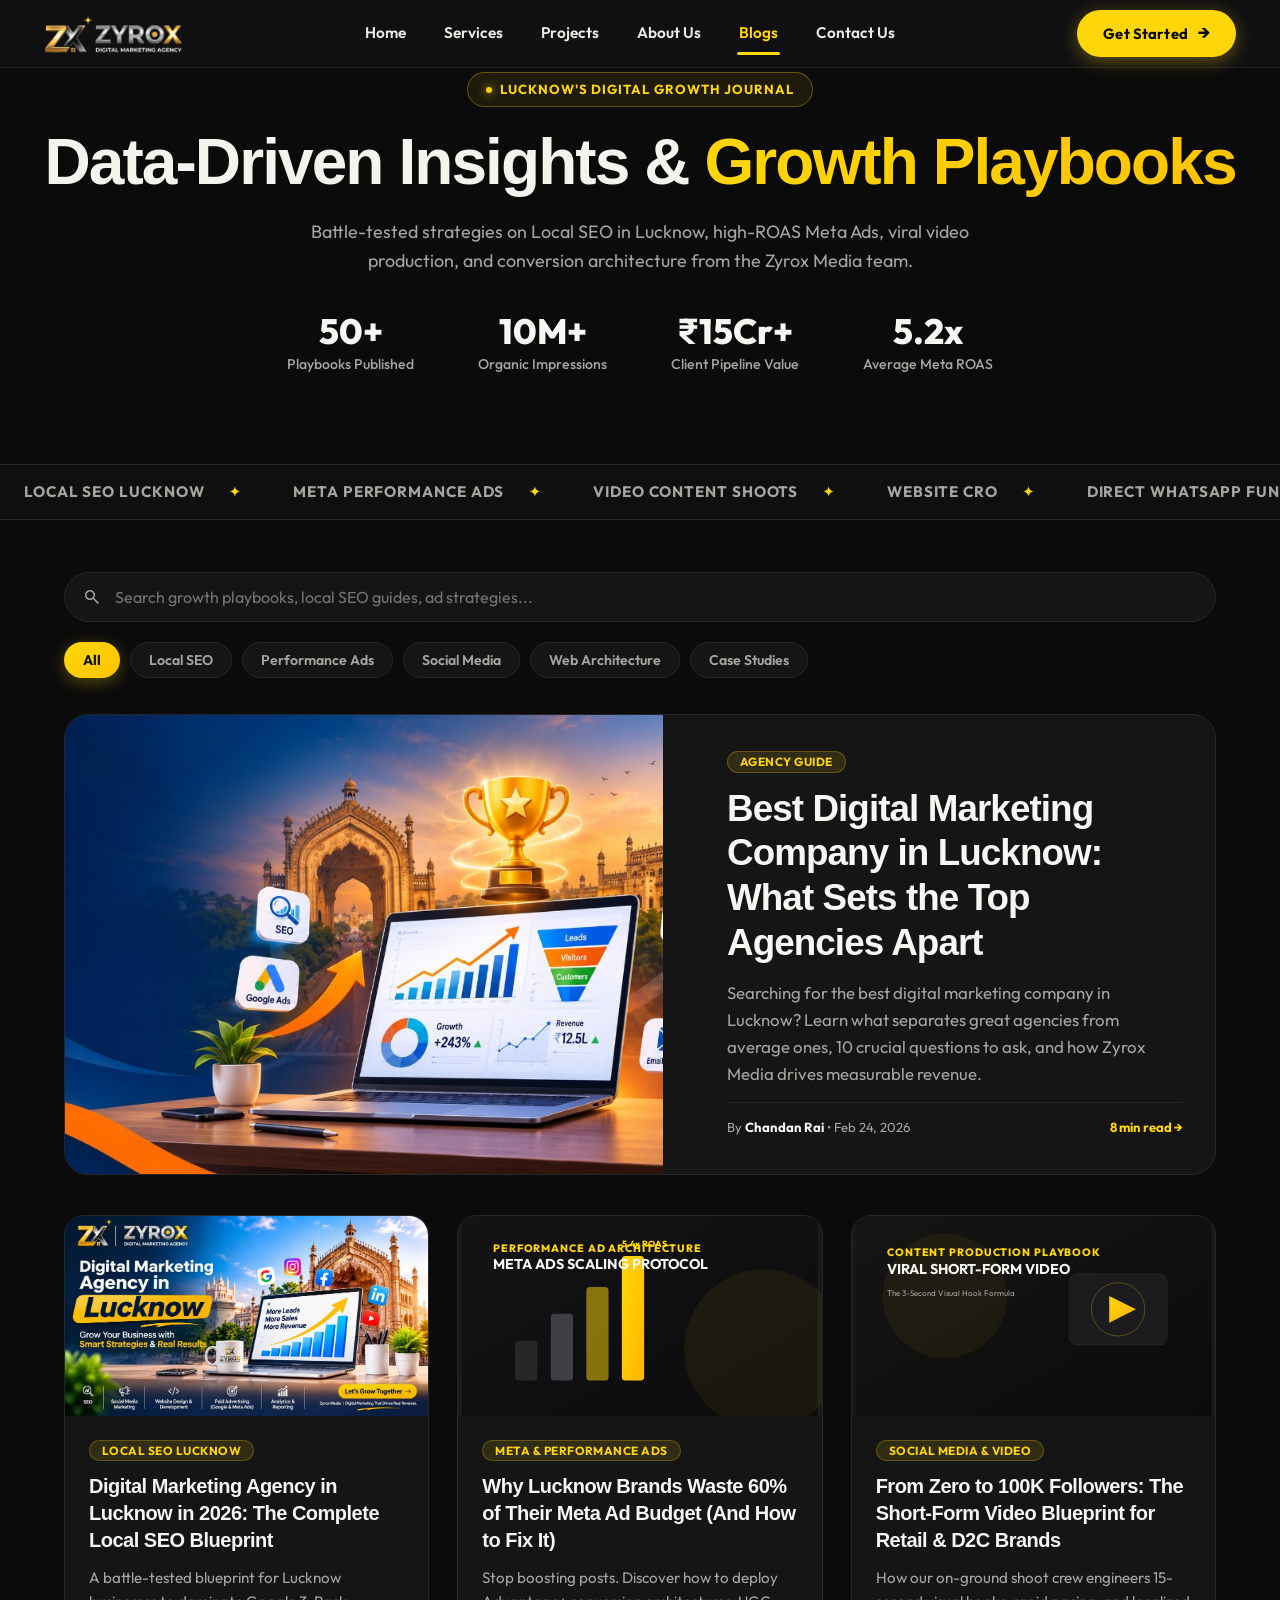
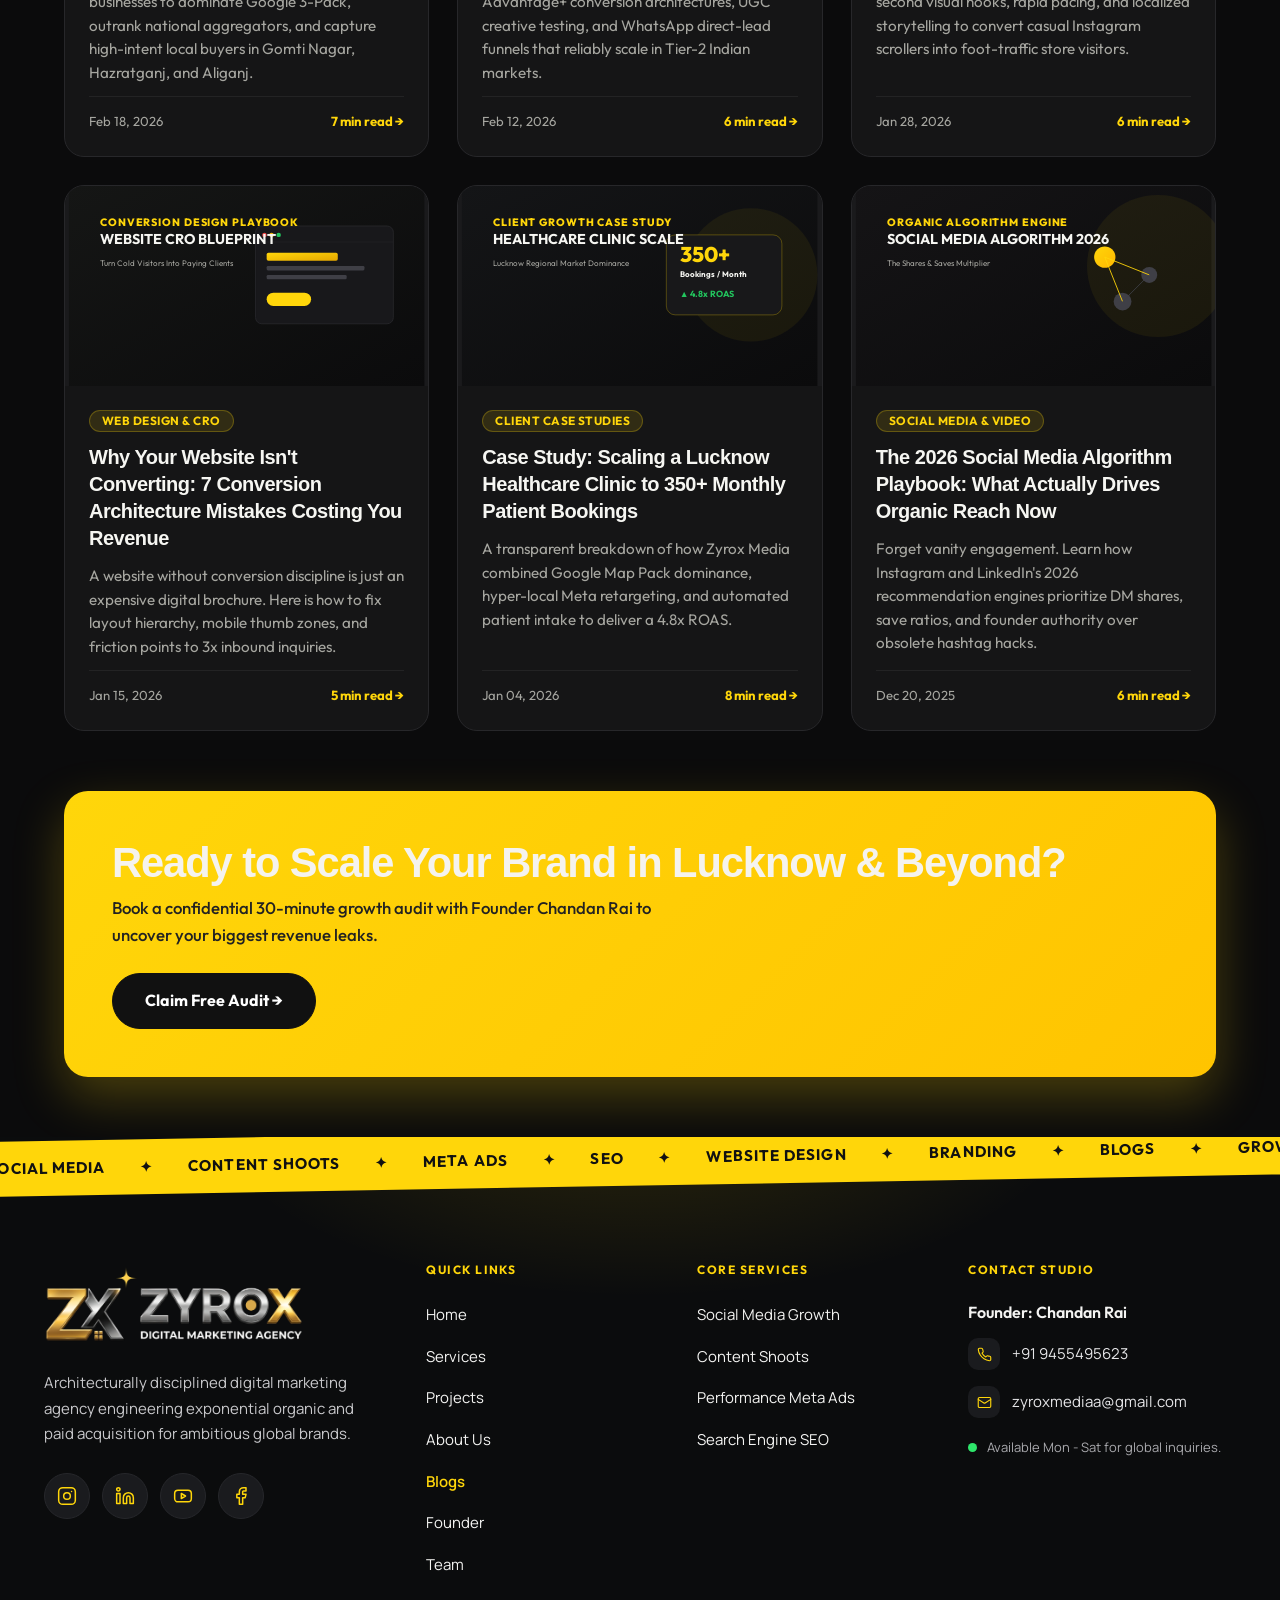
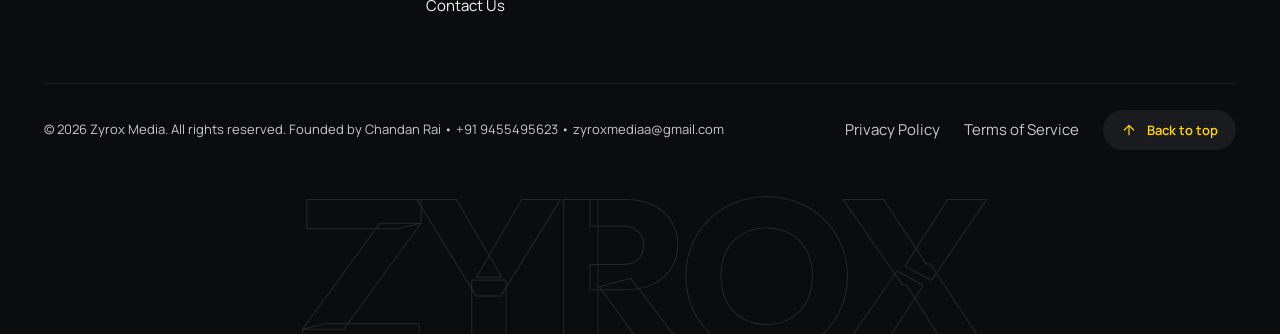
<file: blogs/index.html>
<!DOCTYPE html>
<html class="dark" lang="en">
<head>
  <meta http-equiv="Cache-Control" content="no-cache, no-store, must-revalidate">
  <meta http-equiv="Pragma" content="no-cache">
  <meta http-equiv="Expires" content="0">
  <base href="/">
  <meta charset="utf-8">
  <meta name="viewport" content="width=device-width, initial-scale=1, viewport-fit=cover">
  <title>Blogs & Insights | Zyrox Media - Digital Marketing Agency in Lucknow</title>
  <meta name="description" content="Explore actionable digital marketing playbooks, local SEO strategies in Lucknow, Meta ad scaling guides, and web conversion tips from Zyrox Media.">
  <meta name="keywords" content="Digital Marketing Agency in Lucknow, Local SEO Lucknow, Meta Ads Agency Lucknow, Social Media Marketing Lucknow, Zyrox Media blogs">
  <link rel="canonical" href="https://zyroxmediaa.com/blogs">

  <!-- Open Graph -->
  <meta property="og:type" content="website">
  <meta property="og:url" content="https://zyroxmediaa.com/blogs">
  <meta property="og:title" content="Blogs & Insights | Zyrox Media">
  <meta property="og:description" content="Actionable growth playbooks on SEO, performance marketing, and branding in Lucknow.">
  <meta property="og:image" content="assets/Zyrox logo.png">

  <!-- Google Fonts: Outfit & Manrope -->
  <link rel="preconnect" href="https://fonts.googleapis.com">
  <link rel="preconnect" href="https://fonts.gstatic.com" crossorigin>
  <link href="https://fonts.googleapis.com/css2?family=Manrope:wght@400;500;600;700&family=Outfit:wght@400;500;600;700;800&display=swap" rel="stylesheet">
  <link href="https://fonts.googleapis.com/css2?family=Material+Symbols+Outlined:wght,FILL@100..700,0..1&display=swap" rel="stylesheet">

  <!-- Sitewide Stylesheet -->
  <link rel="stylesheet" href="css/style.css">

  <style>
    /* ===== BLOG SPECIFIC STYLING ===== */
    :root {
      --bg: #0b0b0c;
      --surface: #151516;
      --surface-hover: #1c1c1e;
      --text: #f6f6f2;
      --muted: #a6a6a0;
      --accent: #ffd60a;
      --accent2: #ffc400;
      --border: #27272a;
      --head: rgba(11, 11, 12, 0.92);
      color-scheme: dark;
    }

    body {
      background: var(--bg);
      color: var(--text);
      font-family: "Outfit", "Manrope", system-ui, -apple-system, sans-serif;
      line-height: 1.6;
      overflow-x: hidden;
      margin: 0;
    }

    #bar {
      position: fixed;
      top: 0;
      left: 0;
      height: 3px;
      width: 0;
      background: linear-gradient(90deg, var(--accent), var(--accent2));
      z-index: 9999;
      transition: width 0.1s ease-out;
    }

    .wrap {
      max-width: 1200px;
      margin: 0 auto;
      padding: 0 24px;
    }

    /* Glow Orbs */
    .hero-glow-wrap {
      position: relative;
      overflow: hidden;
    }
    .hero-glow-wrap::before, .hero-glow-wrap::after {
      content: "";
      position: absolute;
      width: 380px;
      height: 380px;
      border-radius: 50%;
      filter: blur(100px);
      opacity: 0.22;
      z-index: -1;
      pointer-events: none;
      animation: floatOrbs 12s ease-in-out infinite alternate;
    }
    .hero-glow-wrap::before {
      background: var(--accent);
      left: -100px;
      top: -80px;
    }
    .hero-glow-wrap::after {
      background: var(--accent2);
      right: -100px;
      bottom: -60px;
      animation-delay: -6s;
    }
    @keyframes floatOrbs {
      0% { transform: translate(0, 0) scale(1); }
      100% { transform: translate(50px, 40px) scale(1.15); }
    }

    /* Typography */
    .g {
      background: linear-gradient(90deg, var(--accent), var(--accent2));
      -webkit-background-clip: text;
      background-clip: text;
      color: transparent;
    }
    .eyebrow {
      display: inline-flex;
      align-items: center;
      gap: 8px;
      border: 1px solid rgba(255, 214, 10, 0.3);
      background: rgba(255, 214, 10, 0.08);
      padding: 6px 18px;
      border-radius: 999px;
      font-size: 0.82rem;
      font-weight: 700;
      letter-spacing: 0.08em;
      text-transform: uppercase;
      color: var(--accent);
      margin-bottom: 20px;
    }
    .eyebrow::before {
      content: "";
      width: 6px;
      height: 6px;
      border-radius: 50%;
      background: var(--accent);
      box-shadow: 0 0 10px var(--accent);
    }

    .hero-section {
      padding: 72px 0 48px;
      text-align: center;
    }
    .hero-section h1 {
      font-size: clamp(2.3rem, 5.5vw, 4rem);
      line-height: 1.12;
      margin: 0 0 18px;
      font-weight: 800;
      letter-spacing: -0.03em;
    }
    .hero-section .sub {
      color: var(--muted);
      max-width: 680px;
      margin: 0 auto 32px;
      font-size: 1.12rem;
      line-height: 1.65;
    }

    /* Stats Row */
    .hero-stats {
      display: flex;
      justify-content: center;
      gap: clamp(20px, 5vw, 64px);
      flex-wrap: wrap;
      margin-top: 36px;
    }
    .hero-stats-item {
      text-align: center;
    }
    .hero-stats-item b {
      display: block;
      font-size: 2.2rem;
      font-weight: 800;
      color: var(--text);
      line-height: 1.1;
    }
    .hero-stats-item span {
      color: var(--muted);
      font-size: 0.88rem;
      font-weight: 500;
    }

    /* Marquee Ticker */
    .tick-wrap {
      border-block: 1px solid var(--border);
      overflow: hidden;
      padding: 14px 0;
      white-space: nowrap;
      margin: 40px 0 52px;
      background: rgba(21, 21, 22, 0.4);
    }
    .tick-track {
      display: inline-block;
      white-space: nowrap;
      animation: marquee 32s linear infinite;
    }
    .tick-track span {
      display: inline-flex;
      align-items: center;
      margin: 0 24px;
      font-size: 0.95rem;
      font-weight: 700;
      color: var(--muted);
      letter-spacing: 0.06em;
      text-transform: uppercase;
    }
    .tick-track span::after {
      content: "✦";
      margin-left: 24px;
      color: var(--accent);
    }
    @keyframes marquee {
      from { transform: translateX(0); }
      to { transform: translateX(-50%); }
    }

    /* Tools Bar (Search & Chips) */
    .tools-container {
      margin-bottom: 36px;
      display: flex;
      flex-direction: column;
      gap: 20px;
    }
    .search-row {
      display: flex;
      gap: 12px;
      align-items: center;
    }
    .search-box {
      flex: 1;
      position: relative;
    }
    .search-box input {
      width: 100%;
      background: var(--surface);
      border: 1px solid var(--border);
      border-radius: 999px;
      padding: 14px 22px 14px 50px;
      color: var(--text);
      font-size: 1rem;
      font-family: inherit;
      outline: none;
      transition: border-color 0.25s, box-shadow 0.25s;
    }
    .search-box input:focus {
      border-color: var(--accent);
      box-shadow: 0 0 0 3px rgba(255, 214, 10, 0.15);
    }
    .search-box .search-icon {
      position: absolute;
      left: 18px;
      top: 50%;
      transform: translateY(-50%);
      color: var(--muted);
      pointer-events: none;
      font-size: 1.25rem;
    }
    .search-clear {
      position: absolute;
      right: 18px;
      top: 50%;
      transform: translateY(-50%);
      background: none;
      border: none;
      color: var(--muted);
      cursor: pointer;
      font-size: 1.1rem;
      display: none;
    }
    .chips-row {
      display: flex;
      gap: 10px;
      flex-wrap: wrap;
    }
    .chip {
      border: 1px solid var(--border);
      background: var(--surface);
      color: var(--muted);
      padding: 8px 18px;
      border-radius: 999px;
      cursor: pointer;
      font-weight: 600;
      font-size: 0.88rem;
      transition: all 0.2s ease;
      user-select: none;
    }
    .chip:hover {
      border-color: rgba(255, 214, 10, 0.5);
      color: var(--text);
    }
    .chip.on {
      background: linear-gradient(135deg, var(--accent), var(--accent2));
      border-color: transparent;
      color: #111;
      font-weight: 700;
      box-shadow: 0 4px 16px rgba(255, 214, 10, 0.3);
    }

    /* Featured Post */
    .feat-card {
      display: grid;
      grid-template-columns: 1.15fr 1fr;
      gap: 32px;
      background: var(--surface);
      border: 1px solid var(--border);
      border-radius: 24px;
      overflow: hidden;
      margin-bottom: 40px;
      transition: transform 0.3s ease, border-color 0.3s ease, box-shadow 0.3s ease;
      cursor: pointer;
      position: relative;
    }
    .feat-card:hover {
      transform: translateY(-6px);
      border-color: var(--accent);
      box-shadow: 0 20px 48px rgba(0, 0, 0, 0.6), 0 0 30px rgba(255, 214, 10, 0.2);
    }
    .feat-cover {
      height: 100%;
      min-height: 320px;
      background: #1e1e20;
      display: flex;
      align-items: center;
      justify-content: center;
      overflow: hidden;
      position: relative;
    }
    .feat-cover svg, .feat-cover img {
      width: 100%;
      height: 100%;
      object-fit: cover;
      transition: transform 0.5s ease;
    }
    .feat-card:hover .feat-cover svg, .feat-card:hover .feat-cover img {
      transform: scale(1.05);
    }
    .feat-content {
      padding: 36px 32px;
      display: flex;
      flex-direction: column;
      justify-content: center;
      gap: 14px;
    }
    .feat-content h2 {
      font-size: clamp(1.6rem, 3.2vw, 2.3rem);
      line-height: 1.22;
      margin: 0;
      color: var(--text);
    }
    .feat-content p {
      color: var(--muted);
      font-size: 1.05rem;
      line-height: 1.6;
      margin: 0;
    }

    /* Grid of Cards */
    .blog-grid {
      display: grid;
      grid-template-columns: repeat(auto-fill, minmax(min(100%, 340px), 1fr));
      gap: 28px;
      margin-bottom: 60px;
    }
    .card {
      background: var(--surface);
      border: 1px solid var(--border);
      border-radius: 20px;
      overflow: hidden;
      display: flex;
      flex-direction: column;
      transition: transform 0.3s ease, box-shadow 0.3s ease, border-color 0.3s ease;
      cursor: pointer;
      position: relative;
    }
    .card::after {
      content: "";
      position: absolute;
      inset: 0;
      background: radial-gradient(300px circle at var(--mx, 50%) var(--my, 50%), rgba(255, 214, 10, 0.12), transparent 70%);
      opacity: 0;
      transition: opacity 0.3s;
      pointer-events: none;
    }
    .card:hover::after {
      opacity: 1;
    }
    .card:hover {
      transform: translateY(-8px);
      border-color: rgba(255, 214, 10, 0.6);
      box-shadow: 0 18px 44px rgba(0, 0, 0, 0.5), 0 0 24px rgba(255, 214, 10, 0.18);
    }
    .card-cover {
      height: 200px;
      width: 100%;
      background: #1a1a1c;
      overflow: hidden;
      position: relative;
    }
    .card-cover svg, .card-cover img {
      width: 100%;
      height: 100%;
      object-fit: cover;
      transition: transform 0.5s ease;
    }
    .card:hover .card-cover svg, .card:hover .card-cover img {
      transform: scale(1.08);
    }
    .card-body {
      padding: 24px;
      display: flex;
      flex-direction: column;
      gap: 12px;
      flex: 1;
    }
    .tag {
      align-self: flex-start;
      font-size: 0.74rem;
      font-weight: 700;
      color: var(--accent);
      background: rgba(255, 214, 10, 0.12);
      border: 1px solid rgba(255, 214, 10, 0.25);
      padding: 4px 12px;
      border-radius: 999px;
      letter-spacing: 0.04em;
      text-transform: uppercase;
    }
    .card h3 {
      margin: 0;
      font-size: 1.25rem;
      line-height: 1.35;
      font-weight: 700;
      color: var(--text);
    }
    .card p {
      margin: 0;
      color: var(--muted);
      font-size: 0.95rem;
      line-height: 1.55;
    }
    .card-meta {
      margin-top: auto;
      padding-top: 14px;
      border-top: 1px solid rgba(255, 255, 255, 0.06);
      display: flex;
      justify-content: space-between;
      align-items: center;
      font-size: 0.82rem;
      color: var(--muted);
    }
    .card-meta b {
      color: var(--text);
    }

    /* In-Depth Article Reader */
    .art-container {
      max-width: 820px;
      margin: 0 auto;
      padding: 40px 24px 80px;
      animation: fadeIn 0.4s ease-out;
    }
    @keyframes fadeIn {
      from { opacity: 0; transform: translateY(12px); }
      to { opacity: 1; transform: translateY(0); }
    }
    .art-back {
      display: inline-flex;
      align-items: center;
      gap: 8px;
      margin-bottom: 24px;
      color: var(--accent);
      font-weight: 700;
      font-size: 0.95rem;
      cursor: pointer;
      transition: transform 0.2s;
      text-decoration: none;
    }
    .art-back:hover {
      transform: translateX(-4px);
    }
    .art-header {
      margin-bottom: 32px;
    }
    .art-header h1 {
      font-size: clamp(2rem, 4.5vw, 3.2rem);
      line-height: 1.18;
      margin: 16px 0 20px;
      letter-spacing: -0.02em;
    }
    .art-meta-bar {
      display: flex;
      align-items: center;
      gap: 16px;
      flex-wrap: wrap;
      color: var(--muted);
      font-size: 0.92rem;
      padding-bottom: 20px;
      border-bottom: 1px solid var(--border);
    }
    .art-meta-bar .author-badge {
      display: flex;
      align-items: center;
      gap: 10px;
      color: var(--text);
      font-weight: 600;
    }
    .art-cover-wrap {
      width: 100%;
      height: 380px;
      border-radius: 20px;
      overflow: hidden;
      margin: 32px 0;
      background: #18181a;
      border: 1px solid var(--border);
    }
    .art-cover-wrap svg, .art-cover-wrap img {
      width: 100%;
      height: 100%;
      object-fit: cover;
    }

    /* Article Content Typography */
    .art-content {
      font-size: 1.14rem;
      line-height: 1.8;
      color: #e4e4e0;
    }
    .art-content p {
      margin: 0 0 1.5em;
    }
    .art-content h2 {
      font-size: 1.8rem;
      margin: 2em 0 0.6em;
      color: var(--text);
      letter-spacing: -0.02em;
      border-bottom: 1px solid var(--border);
      padding-bottom: 8px;
    }
    .art-content h3 {
      font-size: 1.35rem;
      margin: 1.5em 0 0.5em;
      color: var(--accent);
    }
    .art-content ul, .art-content ol {
      margin: 0 0 1.6em 1.2em;
      padding: 0;
    }
    .art-content li {
      margin-bottom: 0.7em;
    }
    .art-content strong {
      color: var(--text);
    }
    .art-box {
      background: rgba(255, 214, 10, 0.05);
      border: 1px solid rgba(255, 214, 10, 0.3);
      border-left: 4px solid var(--accent);
      border-radius: 12px;
      padding: 24px;
      margin: 2.2em 0;
    }
    .art-box h4 {
      margin: 0 0 8px;
      color: var(--accent);
      font-size: 1.15rem;
    }
    .art-box p:last-child {
      margin-bottom: 0;
    }

    /* Article CTA Box */
    .art-cta-card {
      margin-top: 56px;
      padding: 36px 32px;
      border-radius: 20px;
      background: linear-gradient(135deg, rgba(255, 214, 10, 0.1), rgba(21, 21, 22, 0.95));
      border: 1px solid var(--accent);
      text-align: center;
      box-shadow: 0 14px 40px rgba(0, 0, 0, 0.5);
    }
    .art-cta-card h3 {
      margin: 0 0 12px;
      font-size: 1.7rem;
      color: var(--text);
    }
    .art-cta-card p {
      color: var(--muted);
      max-width: 580px;
      margin: 0 auto 24px;
      font-size: 1.05rem;
    }
    .btn-gold {
      display: inline-block;
      background: linear-gradient(135deg, var(--accent), var(--accent2));
      color: #111;
      padding: 13px 32px;
      border-radius: 999px;
      font-weight: 700;
      font-size: 1rem;
      transition: transform 0.2s, box-shadow 0.2s;
      text-decoration: none;
    }
    .btn-gold:hover {
      transform: translateY(-3px);
      box-shadow: 0 12px 32px rgba(255, 214, 10, 0.45);
    }

    /* Bottom CTA Band */
    .band-wrap {
      margin: 40px 0 60px;
    }
    .band {
      position: relative;
      overflow: hidden;
      display: flex;
      align-items: center;
      justify-content: space-between;
      gap: 24px;
      flex-wrap: wrap;
      background: linear-gradient(135deg, var(--accent), var(--accent2));
      color: #111;
      border-radius: 24px;
      padding: clamp(28px, 5vw, 48px);
      box-shadow: 0 20px 50px rgba(255, 214, 10, 0.25);
    }
    .band h2 {
      font-size: clamp(1.8rem, 4vw, 2.6rem);
      margin: 0 0 8px;
      font-weight: 800;
      line-height: 1.15;
    }
    .band p {
      margin: 0;
      font-size: 1.05rem;
      font-weight: 500;
      color: #222;
      max-width: 600px;
    }
    .band-btn {
      background: #111;
      color: #fff;
      padding: 14px 32px;
      border-radius: 999px;
      font-weight: 700;
      font-size: 1rem;
      border: 1px solid #111;
      transition: transform 0.2s, box-shadow 0.2s;
      white-space: nowrap;
      text-decoration: none;
    }
    .band-btn:hover {
      transform: translateY(-3px);
      box-shadow: 0 12px 30px rgba(0, 0, 0, 0.4);
      color: var(--accent);
    }

    /* Empty State */
    .empty-state {
      text-align: center;
      padding: 60px 20px;
      color: var(--muted);
    }
    .empty-state span {
      font-size: 3rem;
      display: block;
      margin-bottom: 12px;
    }

    /* Mobile Responsive */
    @media (max-width: 860px) {
      .feat-card {
        grid-template-columns: 1fr;
      }
      .feat-cover {
        min-height: 220px;
      }
      .hero-section {
        padding: 48px 0 32px;
      }
      .art-cover-wrap {
        height: 240px;
      }
      .band {
        flex-direction: column;
        align-items: flex-start;
      }
    }
  
    /* ===== FOOTER VISIBILITY GUARANTEE ===== */
    .ft {
      display: block !important;
      visibility: visible !important;
      opacity: 1 !important;
      position: relative;
      z-index: 10;
    }
    .ft-rv {
      opacity: 1 !important;
      transform: none !important;
      visibility: visible !important;
    }
    .ft.on .ft-rv {
      opacity: 1 !important;
      transform: none !important;
      visibility: visible !important;
    }

  </style>
</head>
<body>
  <!-- Reading Progress Bar -->
  <div id="bar"></div>

  <!-- Main Sitewide Header / Navbar -->
  <header class="navbar" role="banner">
    <div class="container nav-container">
      <a href="/" class="brand-logo" aria-label="Zyrox Media Home">
        <img src="assets/Zyrox logo.png" alt="Zyrox Media - Digital Marketing Agency in Lucknow" class="header-logo-img" width="175" height="42">
      </a>

      <!-- Desktop Navigation Links -->
      <nav class="nav-links" aria-label="Main Navigation">
        <a href="/" class="nav-link">Home</a>
        <a href="/services" class="nav-link">Services</a>
        <a href="/projects" class="nav-link">Projects</a>
        <a href="/about" class="nav-link">About Us</a>
        <a href="/blogs" class="nav-link active">Blogs</a>
        <a href="/contact" class="nav-link">Contact Us</a>
      </nav>

      <!-- CTA Button Right -->
      <div class="nav-cta-btn">
        <a href="/contact" class="btn-accent nav-btn-get-started" aria-label="Get Started with Zyrox Media">
          <span>Get Started</span>
          <span class="btn-arrow" aria-hidden="true">→</span>
        </a>
      </div>

      <!-- Mobile Hamburger Toggle -->
      <button class="mobile-toggle" aria-label="Toggle navigation menu" aria-expanded="false">
        <span class="hamburger-line"></span>
        <span class="hamburger-line"></span>
        <span class="hamburger-line"></span>
      </button>
    </div>
  </header>

  <!-- Mobile Slideout Overlay -->
  <div class="mobile-menu-overlay" aria-hidden="true">
    <nav class="mobile-nav-links" aria-label="Mobile Navigation">
      <a href="/" class="mobile-nav-link">Home</a>
      <a href="/services" class="mobile-nav-link">Services</a>
      <a href="/projects" class="mobile-nav-link">Projects</a>
      <a href="/about" class="mobile-nav-link">About Us</a>
      <a href="/blogs" class="mobile-nav-link active">Blogs</a>
      <a href="/contact" class="mobile-nav-link">Contact Us</a>
    </nav>
    <a href="/contact" class="btn-accent nav-btn-get-started" style="align-self: flex-start; text-decoration: none; margin-top: 24px;">
      <span>Get Started</span>
      <span class="btn-arrow" aria-hidden="true">→</span>
    </a>
  </div>

  <!-- SPA Blog Application Container with Pre-rendered HTML -->
  <main id="app">
    <div class="hero-glow-wrap">
      <div class="wrap hero-section">
        <div class="eyebrow">LUCKNOW'S DIGITAL GROWTH JOURNAL</div>
        <h1>Data-Driven Insights & <span class="g">Growth Playbooks</span></h1>
        <p class="sub">Battle-tested strategies on Local SEO in Lucknow, high-ROAS Meta Ads, viral video production, and conversion architecture from the Zyrox Media team.</p>
        
        <div class="hero-stats">
          <div class="hero-stats-item"><b>50+</b><span>Playbooks Published</span></div>
          <div class="hero-stats-item"><b>10M+</b><span>Organic Impressions</span></div>
          <div class="hero-stats-item"><b>₹15Cr+</b><span>Client Pipeline Value</span></div>
          <div class="hero-stats-item"><b>5.2x</b><span>Average Meta ROAS</span></div>
        </div>
      </div>
    </div>

    <div class="tick-wrap" aria-hidden="true">
      <div class="tick-track">
        <span>Local SEO Lucknow</span>
        <span>Meta Performance Ads</span>
        <span>Video Content Shoots</span>
        <span>Website CRO</span>
        <span>Direct WhatsApp Funnels</span>
        <span>Brand Authority</span>
        <span>Local SEO Lucknow</span>
        <span>Meta Performance Ads</span>
        <span>Video Content Shoots</span>
        <span>Website CRO</span>
        <span>Direct WhatsApp Funnels</span>
        <span>Brand Authority</span>
      </div>
    </div>

    <div class="wrap">
      <div class="tools-container">
        <div class="search-row">
          <div class="search-box">
            <span class="material-symbols-outlined search-icon">search</span>
            <input type="text" id="blogSearch" placeholder="Search growth playbooks, local SEO guides, ad strategies..." value="">
            <button class="search-clear" id="searchClear">&times;</button>
          </div>
        </div>
        <div class="chips-row">
          
            <button class="chip on" data-cat="All">All</button>
          
            <button class="chip " data-cat="Local SEO">Local SEO</button>
          
            <button class="chip " data-cat="Performance Ads">Performance Ads</button>
          
            <button class="chip " data-cat="Social Media">Social Media</button>
          
            <button class="chip " data-cat="Web Architecture">Web Architecture</button>
          
            <button class="chip " data-cat="Case Studies">Case Studies</button>
          
        </div>
      </div>

      <div class="feat-card" data-slug="best-digital-marketing-company-in-lucknow" onclick="location.hash='#best-digital-marketing-company-in-lucknow'">
        <div class="feat-cover">
          <img src="assets/best-digital-marketing-company-in-lucknow.jpg" alt="Best Digital Marketing Company in Lucknow - Zyrox Media" class="cover-img" style="width:100%;height:100%;object-fit:cover;" width="800" height="450">
        </div>
        <div class="feat-content">
          <div class="tag">Agency Guide</div>
          <h2>Best Digital Marketing Company in Lucknow: What Sets the Top Agencies Apart</h2>
          <p>Searching for the best digital marketing company in Lucknow? Learn what separates great agencies from average ones, 10 crucial questions to ask, and how Zyrox Media drives measurable revenue.</p>
          <div class="card-meta">
            <span>By <b>Chandan Rai</b> • Feb 24, 2026</span>
            <a href="#best-digital-marketing-company-in-lucknow" class="read-btn" style="color:var(--accent);font-weight:700;text-decoration:none;">8 min read →</a>
          </div>
        </div>
      </div>

      <div class="blog-grid" id="blogGrid">
        
          <article class="card" data-slug="local-seo-lucknow-guide-2026" onclick="location.hash='#local-seo-lucknow-guide-2026'">
            <div class="card-cover">
              <img src="assets/digital-marketing-agency-in-lucknow.jpg" alt="Digital Marketing Agency in Lucknow - Zyrox Media" class="cover-img" style="width:100%;height:100%;object-fit:cover;" width="800" height="450">
            </div>
            <div class="card-body">
              <div class="tag">Local SEO Lucknow</div>
              <h3>Digital Marketing Agency in Lucknow in 2026: The Complete Local SEO Blueprint</h3>
              <p>A battle-tested blueprint for Lucknow businesses to dominate Google 3-Pack, outrank national aggregators, and capture high-intent local buyers in Gomti Nagar, Hazratganj, and Aliganj.</p>
              <div class="card-meta">
                <span>Feb 18, 2026</span>
                <a href="#local-seo-lucknow-guide-2026" class="read-btn" style="color:var(--accent);font-weight:700;text-decoration:none;">7 min read →</a>
              </div>
            </div>
          </article>
        
          <article class="card" data-slug="meta-ads-scaling-lucknow-playbook" onclick="location.hash='#meta-ads-scaling-lucknow-playbook'">
            <div class="card-cover">
              <svg viewBox="0 0 800 450" xmlns="http://www.w3.org/2000/svg" width="100%" height="100%">
      <defs>
        <linearGradient id="bgGrad2" x1="0%" y1="0%" x2="100%" y2="100%">
          <stop offset="0%" stop-color="#141416"/>
          <stop offset="100%" stop-color="#0b0b0c"/>
        </linearGradient>
        <linearGradient id="goldGrad2" x1="0%" y1="0%" x2="100%" y2="100%">
          <stop offset="0%" stop-color="#ffd60a"/>
          <stop offset="100%" stop-color="#ffb700"/>
        </linearGradient>
      </defs>
      <rect width="800" height="450" fill="url(#bgGrad2)"/>
      <circle cx="680" cy="300" r="180" fill="#ffd60a" opacity="0.06"/>
      <rect x="120" y="280" width="50" height="90" rx="8" fill="#27272a"/>
      <rect x="200" y="220" width="50" height="150" rx="8" fill="#3f3f46"/>
      <rect x="280" y="160" width="50" height="210" rx="8" fill="rgba(255,214,10,0.5)"/>
      <rect x="360" y="90" width="50" height="280" rx="8" fill="url(#goldGrad2)"/>
      <text x="360" y="70" fill="#ffd60a" font-family="'Outfit', sans-serif" font-weight="800" font-size="20">5.4x ROAS</text>
      <text x="70" y="80" fill="#ffd60a" font-family="'Outfit', sans-serif" font-weight="800" font-size="24" letter-spacing="2">PERFORMANCE AD ARCHITECTURE</text>
      <text x="70" y="120" fill="#f6f6f2" font-family="'Outfit', sans-serif" font-weight="700" font-size="32">META ADS SCALING PROTOCOL</text>
    </svg>
            </div>
            <div class="card-body">
              <div class="tag">Meta & Performance Ads</div>
              <h3>Why Lucknow Brands Waste 60% of Their Meta Ad Budget (And How to Fix It)</h3>
              <p>Stop boosting posts. Discover how to deploy Advantage+ conversion architectures, UGC creative testing, and WhatsApp direct-lead funnels that reliably scale in Tier-2 Indian markets.</p>
              <div class="card-meta">
                <span>Feb 12, 2026</span>
                <a href="#meta-ads-scaling-lucknow-playbook" class="read-btn" style="color:var(--accent);font-weight:700;text-decoration:none;">6 min read →</a>
              </div>
            </div>
          </article>
        
          <article class="card" data-slug="short-form-video-production-blueprint" onclick="location.hash='#short-form-video-production-blueprint'">
            <div class="card-cover">
              <svg viewBox="0 0 800 450" xmlns="http://www.w3.org/2000/svg" width="100%" height="100%">
      <defs>
        <linearGradient id="bgGrad3" x1="0%" y1="0%" x2="100%" y2="100%">
          <stop offset="0%" stop-color="#161514"/>
          <stop offset="100%" stop-color="#0b0b0c"/>
        </linearGradient>
        <linearGradient id="goldGrad3" x1="0%" y1="0%" x2="100%" y2="100%">
          <stop offset="0%" stop-color="#ffd60a"/>
          <stop offset="100%" stop-color="#ffb000"/>
        </linearGradient>
      </defs>
      <rect width="800" height="450" fill="url(#bgGrad3)"/>
      <circle cx="200" cy="180" r="140" fill="#ffd60a" opacity="0.05"/>
      <g transform="translate(480, 100)">
        <rect x="0" y="30" width="220" height="160" rx="18" fill="#1c1c1f" stroke="#27272a" stroke-width="2"/>
        <polygon points="90,80 150,110 90,140" fill="url(#goldGrad3)"/>
        <circle cx="110" cy="110" r="60" fill="none" stroke="rgba(255,214,10,0.3)" stroke-width="2"/>
      </g>
      <text x="70" y="90" fill="#ffd60a" font-family="'Outfit', sans-serif" font-weight="800" font-size="24" letter-spacing="2">CONTENT PRODUCTION PLAYBOOK</text>
      <text x="70" y="130" fill="#f6f6f2" font-family="'Outfit', sans-serif" font-weight="700" font-size="32">VIRAL SHORT-FORM VIDEO</text>
      <text x="70" y="180" fill="#a6a6a0" font-family="'Outfit', sans-serif" font-size="18">The 3-Second Visual Hook Formula</text>
    </svg>
            </div>
            <div class="card-body">
              <div class="tag">Social Media & Video</div>
              <h3>From Zero to 100K Followers: The Short-Form Video Blueprint for Retail & D2C Brands</h3>
              <p>How our on-ground shoot crew engineers 15-second visual hooks, rapid pacing, and localized storytelling to convert casual Instagram scrollers into foot-traffic store visitors.</p>
              <div class="card-meta">
                <span>Jan 28, 2026</span>
                <a href="#short-form-video-production-blueprint" class="read-btn" style="color:var(--accent);font-weight:700;text-decoration:none;">6 min read →</a>
              </div>
            </div>
          </article>
        
          <article class="card" data-slug="conversion-rate-optimization-guide" onclick="location.hash='#conversion-rate-optimization-guide'">
            <div class="card-cover">
              <svg viewBox="0 0 800 450" xmlns="http://www.w3.org/2000/svg" width="100%" height="100%">
      <defs>
        <linearGradient id="bgGrad4" x1="0%" y1="0%" x2="100%" y2="100%">
          <stop offset="0%" stop-color="#151615"/>
          <stop offset="100%" stop-color="#0b0b0c"/>
        </linearGradient>
        <linearGradient id="goldGrad4" x1="0%" y1="0%" x2="100%" y2="100%">
          <stop offset="0%" stop-color="#ffd60a"/>
          <stop offset="100%" stop-color="#e5a700"/>
        </linearGradient>
      </defs>
      <rect width="800" height="450" fill="url(#bgGrad4)"/>
      <g transform="translate(420, 90)">
        <rect x="0" y="0" width="310" height="220" rx="14" fill="#18181b" stroke="#27272a" stroke-width="2"/>
        <circle cx="20" cy="20" r="5" fill="#ef4444"/>
        <circle cx="36" cy="20" r="5" fill="#eab308"/>
        <circle cx="52" cy="20" r="5" fill="#22c55e"/>
        <line x1="0" y1="36" x2="310" y2="36" stroke="#27272a"/>
        <rect x="25" y="60" width="160" height="18" rx="4" fill="url(#goldGrad4)"/>
        <rect x="25" y="90" width="220" height="10" rx="3" fill="#3f3f46"/>
        <rect x="25" y="110" width="180" height="10" rx="3" fill="#3f3f46"/>
        <rect x="25" y="150" width="100" height="30" rx="15" fill="#ffd60a"/>
      </g>
      <text x="70" y="90" fill="#ffd60a" font-family="'Outfit', sans-serif" font-weight="800" font-size="24" letter-spacing="2">CONVERSION DESIGN PLAYBOOK</text>
      <text x="70" y="130" fill="#f6f6f2" font-family="'Outfit', sans-serif" font-weight="700" font-size="32">WEBSITE CRO BLUEPRINT</text>
      <text x="70" y="180" fill="#a6a6a0" font-family="'Outfit', sans-serif" font-size="18">Turn Cold Visitors Into Paying Clients</text>
    </svg>
            </div>
            <div class="card-body">
              <div class="tag">Web Design & CRO</div>
              <h3>Why Your Website Isn't Converting: 7 Conversion Architecture Mistakes Costing You Revenue</h3>
              <p>A website without conversion discipline is just an expensive digital brochure. Here is how to fix layout hierarchy, mobile thumb zones, and friction points to 3x inbound inquiries.</p>
              <div class="card-meta">
                <span>Jan 15, 2026</span>
                <a href="#conversion-rate-optimization-guide" class="read-btn" style="color:var(--accent);font-weight:700;text-decoration:none;">5 min read →</a>
              </div>
            </div>
          </article>
        
          <article class="card" data-slug="lucknow-clinic-growth-case-study" onclick="location.hash='#lucknow-clinic-growth-case-study'">
            <div class="card-cover">
              <svg viewBox="0 0 800 450" xmlns="http://www.w3.org/2000/svg" width="100%" height="100%">
      <defs>
        <linearGradient id="bgGrad5" x1="0%" y1="0%" x2="100%" y2="100%">
          <stop offset="0%" stop-color="#141517"/>
          <stop offset="100%" stop-color="#0b0b0c"/>
        </linearGradient>
        <linearGradient id="goldGrad5" x1="0%" y1="0%" x2="100%" y2="100%">
          <stop offset="0%" stop-color="#ffd60a"/>
          <stop offset="100%" stop-color="#ffb700"/>
        </linearGradient>
      </defs>
      <rect width="800" height="450" fill="url(#bgGrad5)"/>
      <circle cx="650" cy="200" r="150" fill="#ffd60a" opacity="0.06"/>
      <g transform="translate(460, 110)">
        <rect x="0" y="0" width="260" height="180" rx="20" fill="#18181a" stroke="rgba(255,214,10,0.3)" stroke-width="2"/>
        <text x="30" y="60" fill="#ffd60a" font-family="'Outfit', sans-serif" font-weight="800" font-size="48">350+</text>
        <text x="30" y="95" fill="#f6f6f2" font-family="'Outfit', sans-serif" font-weight="700" font-size="18">Bookings / Month</text>
        <text x="30" y="140" fill="#22c55e" font-family="'Outfit', sans-serif" font-weight="700" font-size="20">▲ 4.8x ROAS</text>
      </g>
      <text x="70" y="90" fill="#ffd60a" font-family="'Outfit', sans-serif" font-weight="800" font-size="24" letter-spacing="2">CLIENT GROWTH CASE STUDY</text>
      <text x="70" y="130" fill="#f6f6f2" font-family="'Outfit', sans-serif" font-weight="700" font-size="32">HEALTHCARE CLINIC SCALE</text>
      <text x="70" y="180" fill="#a6a6a0" font-family="'Outfit', sans-serif" font-size="18">Lucknow Regional Market Dominance</text>
    </svg>
            </div>
            <div class="card-body">
              <div class="tag">Client Case Studies</div>
              <h3>Case Study: Scaling a Lucknow Healthcare Clinic to 350+ Monthly Patient Bookings</h3>
              <p>A transparent breakdown of how Zyrox Media combined Google Map Pack dominance, hyper-local Meta retargeting, and automated patient intake to deliver a 4.8x ROAS.</p>
              <div class="card-meta">
                <span>Jan 04, 2026</span>
                <a href="#lucknow-clinic-growth-case-study" class="read-btn" style="color:var(--accent);font-weight:700;text-decoration:none;">8 min read →</a>
              </div>
            </div>
          </article>
        
          <article class="card" data-slug="social-media-algorithm-strategy-2026" onclick="location.hash='#social-media-algorithm-strategy-2026'">
            <div class="card-cover">
              <svg viewBox="0 0 800 450" xmlns="http://www.w3.org/2000/svg" width="100%" height="100%">
      <defs>
        <linearGradient id="bgGrad6" x1="0%" y1="0%" x2="100%" y2="100%">
          <stop offset="0%" stop-color="#151416"/>
          <stop offset="100%" stop-color="#0b0b0c"/>
        </linearGradient>
        <linearGradient id="goldGrad6" x1="0%" y1="0%" x2="100%" y2="100%">
          <stop offset="0%" stop-color="#ffd60a"/>
          <stop offset="100%" stop-color="#ffb700"/>
        </linearGradient>
      </defs>
      <rect width="800" height="450" fill="url(#bgGrad6)"/>
      <circle cx="680" cy="180" r="160" fill="#ffd60a" opacity="0.06"/>
      <g transform="translate(480, 100)">
        <circle cx="80" cy="60" r="24" fill="url(#goldGrad6)"/>
        <circle cx="180" cy="100" r="18" fill="#3f3f46"/>
        <circle cx="120" cy="160" r="20" fill="#3f3f46"/>
        <line x1="80" y1="60" x2="180" y2="100" stroke="#ffd60a" stroke-width="2"/>
        <line x1="80" y1="60" x2="120" y2="160" stroke="#ffd60a" stroke-width="2"/>
        <line x1="180" y1="100" x2="120" y2="160" stroke="#3f3f46" stroke-width="2"/>
      </g>
      <text x="70" y="90" fill="#ffd60a" font-family="'Outfit', sans-serif" font-weight="800" font-size="24" letter-spacing="2">ORGANIC ALGORITHM ENGINE</text>
      <text x="70" y="130" fill="#f6f6f2" font-family="'Outfit', sans-serif" font-weight="700" font-size="32">SOCIAL MEDIA ALGORITHM 2026</text>
      <text x="70" y="180" fill="#a6a6a0" font-family="'Outfit', sans-serif" font-size="18">The Shares & Saves Multiplier</text>
    </svg>
            </div>
            <div class="card-body">
              <div class="tag">Social Media & Video</div>
              <h3>The 2026 Social Media Algorithm Playbook: What Actually Drives Organic Reach Now</h3>
              <p>Forget vanity engagement. Learn how Instagram and LinkedIn's 2026 recommendation engines prioritize DM shares, save ratios, and founder authority over obsolete hashtag hacks.</p>
              <div class="card-meta">
                <span>Dec 20, 2025</span>
                <a href="#social-media-algorithm-strategy-2026" class="read-btn" style="color:var(--accent);font-weight:700;text-decoration:none;">6 min read →</a>
              </div>
            </div>
          </article>
        
      </div>

      <div class="band-wrap">
        <div class="band">
          <div>
            <h2>Ready to Scale Your Brand in Lucknow & Beyond?</h2>
            <p>Book a confidential 30-minute growth audit with Founder Chandan Rai to uncover your biggest revenue leaks.</p>
          </div>
          <a href="/contact" class="band-btn">Claim Free Audit →</a>
        </div>
      </div>
    </div>
  </main>

  <!-- Sitewide Footer -->
  <footer class="ft on" id="sd-footer">
    <svg width="0" height="0" style="position:absolute" aria-hidden="true"><defs>
      <symbol id="ft-ig" viewBox="0 0 24 24"><rect x="2" y="2" width="20" height="20" rx="5"/><circle cx="12" cy="12" r="4"/><path d="M17.500 6.500h.01"/></symbol>
      <symbol id="ft-in" viewBox="0 0 24 24"><path d="M16 8a6 6 0 0 1 6 6v7h-4v-7a2 2 0 0 0-4 0v7h-4v-7a6 6 0 0 1 6-6z"/><rect x="2" y="9" width="4" height="12"/><circle cx="4" cy="4" r="2"/></symbol>
      <symbol id="ft-yt" viewBox="0 0 24 24"><rect x="2" y="5" width="20" height="14" rx="4"/><path d="m10 9 5 3-5 3z"/></symbol>
      <symbol id="ft-fb" viewBox="0 0 24 24"><path d="M18 2h-3a5 5 0 0 0-5 5v3H7v4h3v8h4v-8h3l1-4h-4V7a1 1 0 0 1 1-1h3z"/></symbol>
      <symbol id="ft-ph" viewBox="0 0 24 24"><path d="M22 16.900v3a2 2 0 0 1-2.200 2 19.800 19.800 0 0 1-8.600-3.100 19.500 19.500 0 0 1-6-6A19.800 19.800 0 0 1 2.100 4.200 2 2 0 0 1 4.100 2h3a2 2 0 0 1 2 1.700c.1 1 .4 1.900.7 2.800a2 2 0 0 1-.5 2.100L8.100 9.900a16 16 0 0 0 6 6l1.300-1.300a2 2 0 0 1 2.100-.4c.9.3 1.800.6 2.800.7a2 2 0 0 1 1.700 2z"/></symbol>
      <symbol id="ft-ml" viewBox="0 0 24 24"><rect x="2" y="4" width="20" height="16" rx="2"/><path d="m22 7-8.970 5.700a2 2 0 0 1-2.060 0L2 7"/></symbol>
      <symbol id="ft-up" viewBox="0 0 24 24"><path d="M12 19V5M5 12l7-7 7 7"/></symbol>
    </defs></svg>

    <div class="ft-mq" aria-hidden="true"><div>
      <span>Social Media</span><span>Content Shoots</span><span>Meta Ads</span><span>SEO</span><span>Website Design</span><span>Branding</span><span>Blogs</span><span>Growth</span>
      <span>Social Media</span><span>Content Shoots</span><span>Meta Ads</span><span>SEO</span><span>Website Design</span><span>Branding</span><span>Blogs</span><span>Growth</span>
    </div></div>

    <div class="ft-wrap">
      <div class="ft-grid">
        <div class="ft-rv">
          <a class="ft-logo" href="/" aria-label="Zyrox Media home">
            <img src="assets/Zyrox logo.png" alt="Zyrox Media - Digital Marketing Agency" width="260" height="75">
          </a>
          <p class="ft-about">Architecturally disciplined digital marketing agency engineering exponential organic and paid acquisition for ambitious global brands.</p>
          <div class="ft-soc">
            <a href="https://www.instagram.com/zyroxmediaad?obrf=NTVvMjM5dWs4bTN5&utm_source=qr" target="_blank" rel="noopener noreferrer" aria-label="Instagram"><svg class="ft-ic"><use href="#ft-ig"/></svg></a>
            <a href="https://www.linkedin.com/groups/40993074" target="_blank" rel="noopener noreferrer" aria-label="LinkedIn"><svg class="ft-ic"><use href="#ft-in"/></svg></a>
            <a href="https://www.youtube.com/@ZyroxMedia-s3m" target="_blank" rel="noopener noreferrer" aria-label="YouTube"><svg class="ft-ic"><use href="#ft-yt"/></svg></a>
            <a href="https://www.facebook.com/share/1Dh3682e8E/?mibextid=wwXIfr" target="_blank" rel="noopener noreferrer" aria-label="Facebook"><svg class="ft-ic"><use href="#ft-fb"/></svg></a>
          </div>
        </div>

        <div class="ft-rv" style="--i:1"><h3>Quick Links</h3>
          <ul>
            <li><a class="ft-lk" href="/">Home</a></li>
            <li><a class="ft-lk" href="/services">Services</a></li>
            <li><a class="ft-lk" href="/projects">Projects</a></li>
            <li><a class="ft-lk" href="/about">About Us</a></li>
            <li><a class="ft-lk cur" href="/blogs">Blogs</a></li>
            <li><a class="ft-lk" href="/#founder">Founder</a></li>
            <li><a class="ft-lk" href="/#team">Team</a></li>
            <li><a class="ft-lk" href="/contact">Contact Us</a></li>
          </ul>
        </div>

        <div class="ft-rv" style="--i:2"><h3>Core Services</h3>
          <ul>
            <li><a class="ft-lk" href="/services#services">Social Media Growth</a></li>
            <li><a class="ft-lk" href="/services#services">Content Shoots</a></li>
            <li><a class="ft-lk" href="/services#services">Performance Meta Ads</a></li>
            <li><a class="ft-lk" href="/services#services">Search Engine SEO</a></li>
          </ul>
        </div>

        <div class="ft-rv" style="--i:3"><h3>Contact Studio</h3>
          <div class="ft-ct">
            <strong>Founder: Chandan Rai</strong>
            <a href="tel:+919455495623"><b><svg class="ft-ic"><use href="#ft-ph"/></svg></b>+91 9455495623</a>
            <a href="mailto:zyroxmediaa@gmail.com"><b><svg class="ft-ic"><use href="#ft-ml"/></svg></b>zyroxmediaa@gmail.com</a>
            <div class="ft-av"><i></i>Available Mon - Sat for global inquiries.</div>
          </div>
        </div>
      </div>

      <div class="ft-bot ft-rv">
        <span>© <span id="ft-yr">2026</span> Zyrox Media. All rights reserved. Founded by Chandan Rai • +91 9455495623 • zyroxmediaa@gmail.com</span>
        <nav>
          <a class="ft-lk" href="/">Privacy Policy</a>
          <a class="ft-lk" href="/">Terms of Service</a>
          <button class="ft-top" type="button" id="ft-top" style="border:0;font-family:inherit"><svg class="ft-ic"><use href="#ft-up"/></svg>Back to top</button>
        </nav>
      </div>
      <div class="ft-big" aria-hidden="true">ZYROX</div>
    </div>
  </footer>

  <!-- Blog Engine Script -->
  <script>
    (function () {
      'use strict';

      var POSTS = [{"id":"best-digital-marketing-company-in-lucknow","slug":"best-digital-marketing-company-in-lucknow","title":"Best Digital Marketing Company in Lucknow: What Sets the Top Agencies Apart","tag":"Agency Guide","category":"Local SEO","featured":true,"date":"Feb 24, 2026","readTime":"8 min read","author":"Chandan Rai","authorRole":"Founder & Growth Architect","desc":"Searching for the best digital marketing company in Lucknow? Learn what separates great agencies from average ones, 10 crucial questions to ask, and how Zyrox Media drives measurable revenue.","coverSvg":"<img src=\"assets/best-digital-marketing-company-in-lucknow.jpg\" alt=\"Best Digital Marketing Company in Lucknow - Zyrox Media\" class=\"cover-img\" style=\"width:100%;height:100%;object-fit:cover;\" width=\"800\" height=\"450\">","body":"\n    <p class=\"lead\">Type \"best digital marketing company in Lucknow\" into Google and you will find dozens of agencies, and almost every one of them claims the top spot. Slick websites, big promises, and confident taglines make them all look the same.</p>\n    \n    <p>So how do you actually find the best digital marketing company in Lucknow for your business? The honest answer is that \"best\" does not mean the biggest or the loudest. It means the agency that understands your goals, works transparently, and consistently delivers results you can measure.</p>\n\n    <div class=\"art-box\">\n      <h4>The Zyrox Growth Principle</h4>\n      <p>At Zyrox Media, we believe a marketing partner should be judged by one metric above all: <strong>whether your business grows in verifiable revenue and qualified leads</strong>. This guide gives you a practical framework to evaluate any agency, including us, so you can make a confident, profitable decision.</p>\n    </div>\n\n    <h2>What Does \"Best\" Really Mean in Digital Marketing?</h2>\n    <p>The best agency for a Hazratganj jewelry showroom is not necessarily the best for a Gomti Nagar SaaS startup or an Aliganj competitive coaching institute. \"Best\" depends strictly on strategic fit. A top-tier digital marketing company in Lucknow should be:</p>\n    <ul>\n      <li><strong>Strategic:</strong> It plans around your margins, average customer value, and sales cycle—not around a generic cookie-cutter package.</li>\n      <li><strong>Transparent:</strong> You always know exactly what deliverables are being executed, why they matter, and what they cost.</li>\n      <li><strong>Accountable:</strong> It ties its daily work to qualified leads, closed sales, and return on investment (ROAS/ROI).</li>\n      <li><strong>Skilled Across Channels:</strong> It seamlessly integrates local SEO, paid Meta/Google ads, cinema-grade content shoots, and high-converting web architecture.</li>\n      <li><strong>Adaptable:</strong> It monitors data weekly and pivots rapidly when algorithmic shifts or market dynamics demand it.</li>\n    </ul>\n    <p>If an agency cannot explain how its activities translate into business revenue, no amount of creative polish should convince you.</p>\n\n    <h2>The Core Services a Leading Lucknow Agency Must Offer</h2>\n    <p>A true full-service digital agency covers the entirety of your customer acquisition journey, from initial brand discovery to repeat client referral:</p>\n    \n    <h3>1. SEO and Local SEO (Google 3-Pack Dominance)</h3>\n    <p>Search engine optimization captures high-intent prospects actively hunting for your services. In Lucknow, local SEO is non-negotiable: optimizing your Google Business Profile (GBP), building local Lucknow directory citations, targeting neighborhood-level keyword clusters (Gomti Nagar, Hazratganj, Indira Nagar), generating authentic customer reviews, and optimizing Core Web Vitals.</p>\n\n    <h3>2. Google Ads and Performance Marketing</h3>\n    <p>Paid search and display ads capture immediate commercial demand. Performance marketing requires relentless negative keyword curation, compelling ad copy, dedicated conversion landing pages, and sophisticated bid management.</p>\n\n    <h3>3. Social Media Marketing & Video Shoots</h3>\n    <p>Instagram, Facebook, and LinkedIn build brand authority and trust. Pair organic short-form reels with targeted paid social campaigns to generate consistent, qualified inquiries at predictable acquisition costs.</p>\n\n    <h3>4. Website Design and Conversion Architecture</h3>\n    <p>Your website is the digital cash register where all traffic converges. It must be blazing fast (sub-1.5s mobile speed), thumb-friendly, secure, and engineered with frictionless WhatsApp and call action triggers.</p>\n\n    <h3>5. Content Marketing & Brand Storytelling</h3>\n    <p>Strategic blog guides, client video testimonials, and regional case studies establish domain authority, address buyer objections, and compound organic search rankings year after year.</p>\n\n    <h3>6. WhatsApp and Email Lead Nurturing</h3>\n    <p>Automated WhatsApp flows and targeted email follow-ups prevent lead leakage, converting indecisive prospects into paying appointments and bringing past buyers back.</p>\n\n    <h3>7. Analytics, Tracking & CRO</h3>\n    <p>Custom Google Tag Manager tracking, conversion API setups, and executive dashboards verify exactly which marketing rupees produced booked revenue.</p>\n\n    <h2>10 Questions to Ask Before Hiring a Digital Marketing Agency</h2>\n    <p>Use these 10 vetted questions in your initial discovery call. The quality, depth, and honesty of their answers will reveal everything you need to know:</p>\n    <ol>\n      <li><strong>What specific goals do you recommend for my business, and why?</strong> (Great agencies dissect your profit margins, target audience, and sales bottlenecks before pitching solutions.)</li>\n      <li><strong>Which exact metrics will you report on weekly?</strong> (Demand leads, cost per qualified lead, conversion rate, and revenue impact—reject vanity impression reports.)</li>\n      <li><strong>Can you show verified local case studies with methodology?</strong> (Ask <em>how</em> the results were engineered, not just screenshots of spikes.)</li>\n      <li><strong>Who will personally execute the work on my account?</strong> (Clarify whether you get seasoned senior strategists or an outsourced intern queue.)</li>\n      <li><strong>How frequently will we communicate and review progress?</strong> (Structured weekly check-ins and monthly executive reviews are signs of a healthy partnership.)</li>\n      <li><strong>Will I maintain 100% ownership of my ad accounts, website, and data?</strong> (The answer must be an unconditional YES.)</li>\n      <li><strong>How do you troubleshoot campaigns that underperform?</strong> (A confident team has an established testing matrix for creative fatigue, audience saturation, and landing page friction.)</li>\n      <li><strong>What exact inputs and assets will you need from my team?</strong> (True marketing success requires close collaboration on customer insights and product inventory.)</li>\n      <li><strong>What is a realistic timeline to see positive ROI?</strong> (Be cautious of anyone promising overnight #1 Google rankings or guaranteed viral fame.)</li>\n      <li><strong>What is included in your management fee, and what is billed separately?</strong> (Third-party software, advertising budgets, and creative shoot days should be transparently itemized.)</li>\n    </ol>\n\n    <h2>Red Flags to Avoid at All Costs</h2>\n    <p>If you encounter any of the following warning signs during your agency search in Lucknow, proceed with extreme caution:</p>\n    <ul>\n      <li><strong>\"Guaranteed #1 Google Rankings\":</strong> Google's algorithm uses hundreds of proprietary signals; no ethical agency controls Google's index.</li>\n      <li><strong>Unrealistically Dirt-Cheap Packages:</strong> Quality copywriters, media buyers, videographers, and web architects require fair compensation. Cheap services almost always mean automated spam or neglected accounts.</li>\n      <li><strong>Zero Questions About Your Business:</strong> A pitch that begins with pricing before understanding your business model is a factory commodity, not a strategy.</li>\n      <li><strong>Refusal to Grant Full Account Access:</strong> Your Meta Business Manager, Google Ads accounts, and Google Analytics must belong to your corporate credentials.</li>\n      <li><strong>Obsession with Vanity Metrics:</strong> A million views that produce zero sales calls will not pay your business bills.</li>\n      <li><strong>Predatory Long-Term Lock-Ins Without Performance Milestones:</strong> A trustworthy partner earns your renewal through measurable performance.</li>\n    </ul>\n\n    <h2>How Top Agencies Measure Real Business Success</h2>\n    <p>Leading digital marketing companies align their reporting with the CFO's metrics. Here is what Zyrox Media tracks:</p>\n    <ul>\n      <li><strong>Qualified Inbound Leads:</strong> Verified consultations from buyers with genuine purchasing intent.</li>\n      <li><strong>Customer Acquisition Cost (CAC):</strong> Exactly how much ad budget is required to win a paying customer.</li>\n      <li><strong>Landing Page Conversion Rate:</strong> The percentage of page visitors who click to call or submit an inquiry.</li>\n      <li><strong>Blended Return on Ad Spend (ROAS):</strong> Top-line revenue divided by total marketing expenditure.</li>\n      <li><strong>Compounding Organic Footprint:</strong> Increasing high-intent search visibility that drives free inquiries over time.</li>\n      <li><strong>Lifetime Value (LTV) Retention:</strong> Automated retention sequences that maximize repeat transactions.</li>\n    </ul>\n\n    <h2>Why Local Lucknow Expertise Matters</h2>\n    <p>A Lucknow-native digital agency brings cultural and commercial nuances that distant agencies in Mumbai or Bangalore cannot replicate. Understanding the distinction between customer expectations in Gomti Nagar versus Chowk, leveraging regional festivals (Diwali, Eid, Lucknow Mahotsav), crafting bilingual Hindi-English ad copy that resonates natively, and on-site availability for physical video shoots create a competitive moat for your brand.</p>\n\n    <h2>The Zyrox Media Difference</h2>\n    <p>At Zyrox Media, we are engineers of revenue growth. Our 5-step operational framework is built for businesses demanding tangible market leadership:</p>\n    <ol>\n      <li><strong>Diagnose & Audit:</strong> We audit your current online footprint, competitor strengths, and conversion bottlenecks.</li>\n      <li><strong>Strategic Blueprint:</strong> We architect a multi-channel acquisition roadmap with strict KPIs and budget allocations.</li>\n      <li><strong>High-Fidelity Execution:</strong> Our in-house team executes cinema-grade video shoots, local SEO siloing, Meta ads, and web development.</li>\n      <li><strong>Real-Time Attribution:</strong> We connect ad clicks directly to CRM leads and phone calls, delivering transparent reports.</li>\n      <li><strong>Optimization Loops:</strong> We continuously split-test ad creatives, bidding models, and landing pages to lower your CAC.</li>\n    </ol>\n\n    <h2>Industries We Scale in Lucknow & Uttar Pradesh</h2>\n    <ul>\n      <li><strong>Real Estate & Construction:</strong> Luxury township inquiries, commercial property investor leads, and virtual site walk-throughs.</li>\n      <li><strong>Healthcare & Aesthetic Clinics:</strong> Patient consultations for dental, dermatology, IVF, and specialized medical centers.</li>\n      <li><strong>Education & Coaching Institutes:</strong> Student enrollment funnels for competitive exams, schools, and professional skill academies.</li>\n      <li><strong>Fine Dining & Hospitality:</strong> High-energy visual reels driving foot traffic for premier cafes, banquet halls, and restaurants.</li>\n      <li><strong>Retail Showrooms & E-Commerce:</strong> Showroom visits and online checkouts for luxury apparel, jewelry, and lifestyle brands.</li>\n      <li><strong>B2B & Manufacturing:</strong> Industrial supplier lead generation connecting local manufacturers with pan-India buyers.</li>\n    </ul>\n\n    <h2>Frequently Asked Questions (FAQ)</h2>\n    \n    <div class=\"art-box\">\n      <h4>How do I determine which digital marketing company in Lucknow is best for my brand?</h4>\n      <p>Evaluate agencies on their strategic depth, communication transparency, local market case studies, and willingness to tie their deliverables to qualified inquiries and revenue rather than vanity metrics.</p>\n    </div>\n\n    <div class=\"art-box\">\n      <h4>Is hiring an agency better than building an internal marketing team?</h4>\n      <p>An agency provides an entire cross-functional team—media buyers, SEO specialists, copywriters, video editors, and web developers—plus enterprise analytics tools at a fraction of the payroll cost of hiring 5 full-time in-house specialists.</p>\n    </div>\n\n    <div class=\"art-box\">\n      <h4>What monthly budget should a Lucknow business allocate for digital marketing?</h4>\n      <p>Effective growth budgets depend on your industry competition and revenue targets. For most local enterprises, an integrated budget balancing professional agency management and direct ad spend ensures rapid momentum.</p>\n    </div>\n\n    <div class=\"art-box\">\n      <h4>How quickly can we expect measurable business inquiries?</h4>\n      <p>Paid Meta and Google Ads campaigns can generate qualified inquiries within the first 7 to 14 days of launch. Organic SEO and authority building typically establish compounding market dominance over 3 to 6 months.</p>\n    </div>\n\n    <h2>Conclusion: Choose a Growth Partner, Not Just an Outsourced Vendor</h2>\n    <p>The best digital marketing company in Lucknow for your business is the team that treats your revenue targets as their own. Cut through the empty marketing jargon and demand transparency, technical excellence, and proven multi-channel capability.</p>\n\n    <p>Zyrox Media was built from the ground up to be that partner—fusing high-impact creative production with rigorous performance advertising to scale ambitious Lucknow brands.</p>\n  "},{"id":"local-seo-lucknow-guide-2026","slug":"local-seo-lucknow-guide-2026","title":"Digital Marketing Agency in Lucknow in 2026: The Complete Local SEO Blueprint","tag":"Local SEO Lucknow","category":"Local SEO","featured":false,"date":"Feb 18, 2026","readTime":"7 min read","author":"Chandan Rai","authorRole":"Founder & Growth Architect","desc":"A battle-tested blueprint for Lucknow businesses to dominate Google 3-Pack, outrank national aggregators, and capture high-intent local buyers in Gomti Nagar, Hazratganj, and Aliganj.","coverSvg":"<img src=\"assets/digital-marketing-agency-in-lucknow.jpg\" alt=\"Digital Marketing Agency in Lucknow - Zyrox Media\" class=\"cover-img\" style=\"width:100%;height:100%;object-fit:cover;\" width=\"800\" height=\"450\">","body":"\n      <p class=\"lead\">If you run a local enterprise, dental clinic, luxury retail showroom, or real estate firm in Lucknow, ranking on page 2 of Google is mathematically equivalent to being invisible. Over 78% of local mobile queries with commercial intent lead to a phone call or direct showroom visit within 24 hours.</p>\n      \n      <div class=\"art-box\">\n        <h4>Key Growth Takeaway</h4>\n        <p>Winning local SEO in Lucknow is no longer about stuffing \"Best digital marketing agency in Lucknow\" into footer tags. It is about establishing verifiable local entity authority across Gomti Nagar, Hazratganj, and Alambagh through geocoded schema, real customer reviews, and hyper-localized topic clusters.</p>\n      </div>\n\n      <h2>1. Dominating the Google 3-Pack (GBP Optimization)</h2>\n      <p>The Google Map Pack captures over 44% of all clicks for local business queries. In Lucknow's competitive corridors, your Google Business Profile (GBP) needs architectural precision:</p>\n      <ul>\n        <li><strong>Primary Category Alignment:</strong> Choose the single most accurate category (e.g. <em>Marketing Agency</em> or <em>Advertising Agency</em>) rather than diluting category weight.</li>\n        <li><strong>Hyperlocal Geo-Coordinates:</strong> Ensure your exact pin matches your physical business address in Gomti Nagar or Hazratganj with consistent Name, Address, and Phone (NAP) parity across all regional directories.</li>\n        <li><strong>Weekly Geotagged Photo Updates:</strong> Upload original, high-resolution photographs taken at your Lucknow studio or client shoots with embedded EXIF location metadata.</li>\n      </ul>\n\n      <h2>2. Semantic Keyword Clustering for Lucknow Audiences</h2>\n      <p>Lucknow searchers often blend Hindi intent with English commercial terms. Instead of targeting isolated keywords, build topical silos around high-intent themes:</p>\n      <ul>\n        <li>\"Social media marketing agency in Gomti Nagar Lucknow\"</li>\n        <li>\"Performance Meta ads for real estate Lucknow\"</li>\n        <li>\"Ecommerce photoshoot studio Hazratganj\"</li>\n      </ul>\n      <p>By interlinking these contextual sub-pages to your primary core service pages, Google recognizes your domain as the regional category king.</p>\n\n      <h2>3. Real Client Reviews & Review Velocity</h2>\n      <p>Google's local ranking algorithm heavily weights steady review velocity. A sudden burst of 50 reviews followed by silence triggers spam filters. Implement an automated post-service WhatsApp trigger inviting verified clients to review your services, mentioning specific deliverables like 'video shoot' or 'website redesign'.</p>\n\n      <h2>4. Technical Core Web Vitals & Local Schema</h2>\n      <p>Mobile internet users in Lucknow expect pages to load in under 1.5 seconds. Zyrox Media utilizes zero-bloat static assets, responsive webp/avif image formatting, and comprehensive <code>LocalBusiness</code> JSON-LD schema markup indicating physical coordinates, opening hours, and direct telephone contact: <strong>+91 9455495623</strong>.</p>\n    "},{"id":"meta-ads-scaling-lucknow-playbook","slug":"meta-ads-scaling-lucknow-playbook","title":"Why Lucknow Brands Waste 60% of Their Meta Ad Budget (And How to Fix It)","tag":"Meta & Performance Ads","category":"Performance Ads","featured":false,"date":"Feb 12, 2026","readTime":"6 min read","author":"Zyrox Performance Team","authorRole":"Media Buying Unit","desc":"Stop boosting posts. Discover how to deploy Advantage+ conversion architectures, UGC creative testing, and WhatsApp direct-lead funnels that reliably scale in Tier-2 Indian markets.","coverSvg":"<svg viewBox=\"0 0 800 450\" xmlns=\"http://www.w3.org/2000/svg\" width=\"100%\" height=\"100%\">\n      <defs>\n        <linearGradient id=\"bgGrad2\" x1=\"0%\" y1=\"0%\" x2=\"100%\" y2=\"100%\">\n          <stop offset=\"0%\" stop-color=\"#141416\"/>\n          <stop offset=\"100%\" stop-color=\"#0b0b0c\"/>\n        </linearGradient>\n        <linearGradient id=\"goldGrad2\" x1=\"0%\" y1=\"0%\" x2=\"100%\" y2=\"100%\">\n          <stop offset=\"0%\" stop-color=\"#ffd60a\"/>\n          <stop offset=\"100%\" stop-color=\"#ffb700\"/>\n        </linearGradient>\n      </defs>\n      <rect width=\"800\" height=\"450\" fill=\"url(#bgGrad2)\"/>\n      <circle cx=\"680\" cy=\"300\" r=\"180\" fill=\"#ffd60a\" opacity=\"0.06\"/>\n      <rect x=\"120\" y=\"280\" width=\"50\" height=\"90\" rx=\"8\" fill=\"#27272a\"/>\n      <rect x=\"200\" y=\"220\" width=\"50\" height=\"150\" rx=\"8\" fill=\"#3f3f46\"/>\n      <rect x=\"280\" y=\"160\" width=\"50\" height=\"210\" rx=\"8\" fill=\"rgba(255,214,10,0.5)\"/>\n      <rect x=\"360\" y=\"90\" width=\"50\" height=\"280\" rx=\"8\" fill=\"url(#goldGrad2)\"/>\n      <text x=\"360\" y=\"70\" fill=\"#ffd60a\" font-family=\"'Outfit', sans-serif\" font-weight=\"800\" font-size=\"20\">5.4x ROAS</text>\n      <text x=\"70\" y=\"80\" fill=\"#ffd60a\" font-family=\"'Outfit', sans-serif\" font-weight=\"800\" font-size=\"24\" letter-spacing=\"2\">PERFORMANCE AD ARCHITECTURE</text>\n      <text x=\"70\" y=\"120\" fill=\"#f6f6f2\" font-family=\"'Outfit', sans-serif\" font-weight=\"700\" font-size=\"32\">META ADS SCALING PROTOCOL</text>\n    </svg>","body":"\n      <p class=\"lead\">Most local businesses in Lucknow treat Meta Advertising like digital lottery tickets: they tap 'Boost Post' on an Instagram photo, select a random 25km radius around Gomti Nagar, and wonder why their phone never rings with serious inquiries.</p>\n\n      <div class=\"art-box\">\n        <h4>The Golden Rule of Tier-2 Media Buying</h4>\n        <p>In Tier-2 cities like Lucknow, friction is the ultimate ad killer. Lengthy website lead forms create drop-offs of up to 70%. When we switch local service providers to direct-to-WhatsApp Conversions with automated CRM qualification, customer acquisition cost (CAC) drops by an average of 42%.</p>\n      </div>\n\n      <h2>1. Ditching the 'Boost Post' Fallacy</h2>\n      <p>The Instagram 'Boost Post' button is engineered by Meta to optimize for vanity engagement (post likes and low-quality comments). Real business scaling requires Meta Ads Manager with verified Conversions or Leads objectives calibrated to qualified action.</p>\n\n      <h2>2. Creative-First Media Buying</h2>\n      <p>In 2026, audience targeting has been automated by Meta's Advantage+ algorithm. Your creative is your targeting. A raw, authentic UGC video shot on an iPhone with a local Lucknow accent will outperform a glossy $5,000 corporate video every single time.</p>\n\n      <h2>3. Setting Up Direct-to-WhatsApp Funnels</h2>\n      <p>For high-ticket local services (interior designers, cosmetic doctors, luxury real estate), buyers want immediate human dialogue. By linking Click-to-WhatsApp ads with instant automated greeting sequences, you lock in the prospect while their buying intent is at peak intensity.</p>\n    "},{"id":"short-form-video-production-blueprint","slug":"short-form-video-production-blueprint","title":"From Zero to 100K Followers: The Short-Form Video Blueprint for Retail & D2C Brands","tag":"Social Media & Video","category":"Social Media","featured":false,"date":"Jan 28, 2026","readTime":"6 min read","author":"Nitin Soni","authorRole":"Head of Video Production","desc":"How our on-ground shoot crew engineers 15-second visual hooks, rapid pacing, and localized storytelling to convert casual Instagram scrollers into foot-traffic store visitors.","coverSvg":"<svg viewBox=\"0 0 800 450\" xmlns=\"http://www.w3.org/2000/svg\" width=\"100%\" height=\"100%\">\n      <defs>\n        <linearGradient id=\"bgGrad3\" x1=\"0%\" y1=\"0%\" x2=\"100%\" y2=\"100%\">\n          <stop offset=\"0%\" stop-color=\"#161514\"/>\n          <stop offset=\"100%\" stop-color=\"#0b0b0c\"/>\n        </linearGradient>\n        <linearGradient id=\"goldGrad3\" x1=\"0%\" y1=\"0%\" x2=\"100%\" y2=\"100%\">\n          <stop offset=\"0%\" stop-color=\"#ffd60a\"/>\n          <stop offset=\"100%\" stop-color=\"#ffb000\"/>\n        </linearGradient>\n      </defs>\n      <rect width=\"800\" height=\"450\" fill=\"url(#bgGrad3)\"/>\n      <circle cx=\"200\" cy=\"180\" r=\"140\" fill=\"#ffd60a\" opacity=\"0.05\"/>\n      <g transform=\"translate(480, 100)\">\n        <rect x=\"0\" y=\"30\" width=\"220\" height=\"160\" rx=\"18\" fill=\"#1c1c1f\" stroke=\"#27272a\" stroke-width=\"2\"/>\n        <polygon points=\"90,80 150,110 90,140\" fill=\"url(#goldGrad3)\"/>\n        <circle cx=\"110\" cy=\"110\" r=\"60\" fill=\"none\" stroke=\"rgba(255,214,10,0.3)\" stroke-width=\"2\"/>\n      </g>\n      <text x=\"70\" y=\"90\" fill=\"#ffd60a\" font-family=\"'Outfit', sans-serif\" font-weight=\"800\" font-size=\"24\" letter-spacing=\"2\">CONTENT PRODUCTION PLAYBOOK</text>\n      <text x=\"70\" y=\"130\" fill=\"#f6f6f2\" font-family=\"'Outfit', sans-serif\" font-weight=\"700\" font-size=\"32\">VIRAL SHORT-FORM VIDEO</text>\n      <text x=\"70\" y=\"180\" fill=\"#a6a6a0\" font-family=\"'Outfit', sans-serif\" font-size=\"18\">The 3-Second Visual Hook Formula</text>\n    </svg>","body":"\n      <p class=\"lead\">Short-form video is the single most powerful organic growth channel in India today. But posting random trending dance clips won't build brand equity. To turn reels into real showroom foot traffic, your videos need narrative discipline.</p>\n\n      <div class=\"art-box\">\n        <h4>The 3-Second Retention Law</h4>\n        <p>If a viewer does not receive an emotional or curiosity payoff in the first 3 seconds, they swipe away. Every video produced by Zyrox Media undergoes rigorous hook testing before going live.</p>\n      </div>\n\n      <h2>1. The Visual Hook Formula</h2>\n      <p>Never start a video with 'Hello guys, today we are going to show you...'. Start directly in media res: show the final finished transformation, ask a provocative industry question, or reveal a shocking price contrast.</p>\n\n      <h2>2. Batch Production in Dedicated Studio Shoots</h2>\n      <p>Consistency is impossible when you film one reel per day. At Zyrox Media, we bring our full cinema lighting, wireless audio, and 4K camera gear directly to client locations in Lucknow, capturing 20 to 30 strategic pieces of content in a single 4-hour batch session.</p>\n\n      <h2>3. Converting Watch Time into Foot Traffic</h2>\n      <p>Always pair viral content with clear geographical anchors. Mentioning recognizable Lucknow landmarks (e.g. 'Opposite Phoenix Palassio' or 'Behind Hazratganj Metro') creates instant psychological proximity for regional viewers.</p>\n    "},{"id":"conversion-rate-optimization-guide","slug":"conversion-rate-optimization-guide","title":"Why Your Website Isn't Converting: 7 Conversion Architecture Mistakes Costing You Revenue","tag":"Web Design & CRO","category":"Web Architecture","featured":false,"date":"Jan 15, 2026","readTime":"5 min read","author":"Kumkum Rai","authorRole":"Tech & UX Lead","desc":"A website without conversion discipline is just an expensive digital brochure. Here is how to fix layout hierarchy, mobile thumb zones, and friction points to 3x inbound inquiries.","coverSvg":"<svg viewBox=\"0 0 800 450\" xmlns=\"http://www.w3.org/2000/svg\" width=\"100%\" height=\"100%\">\n      <defs>\n        <linearGradient id=\"bgGrad4\" x1=\"0%\" y1=\"0%\" x2=\"100%\" y2=\"100%\">\n          <stop offset=\"0%\" stop-color=\"#151615\"/>\n          <stop offset=\"100%\" stop-color=\"#0b0b0c\"/>\n        </linearGradient>\n        <linearGradient id=\"goldGrad4\" x1=\"0%\" y1=\"0%\" x2=\"100%\" y2=\"100%\">\n          <stop offset=\"0%\" stop-color=\"#ffd60a\"/>\n          <stop offset=\"100%\" stop-color=\"#e5a700\"/>\n        </linearGradient>\n      </defs>\n      <rect width=\"800\" height=\"450\" fill=\"url(#bgGrad4)\"/>\n      <g transform=\"translate(420, 90)\">\n        <rect x=\"0\" y=\"0\" width=\"310\" height=\"220\" rx=\"14\" fill=\"#18181b\" stroke=\"#27272a\" stroke-width=\"2\"/>\n        <circle cx=\"20\" cy=\"20\" r=\"5\" fill=\"#ef4444\"/>\n        <circle cx=\"36\" cy=\"20\" r=\"5\" fill=\"#eab308\"/>\n        <circle cx=\"52\" cy=\"20\" r=\"5\" fill=\"#22c55e\"/>\n        <line x1=\"0\" y1=\"36\" x2=\"310\" y2=\"36\" stroke=\"#27272a\"/>\n        <rect x=\"25\" y=\"60\" width=\"160\" height=\"18\" rx=\"4\" fill=\"url(#goldGrad4)\"/>\n        <rect x=\"25\" y=\"90\" width=\"220\" height=\"10\" rx=\"3\" fill=\"#3f3f46\"/>\n        <rect x=\"25\" y=\"110\" width=\"180\" height=\"10\" rx=\"3\" fill=\"#3f3f46\"/>\n        <rect x=\"25\" y=\"150\" width=\"100\" height=\"30\" rx=\"15\" fill=\"#ffd60a\"/>\n      </g>\n      <text x=\"70\" y=\"90\" fill=\"#ffd60a\" font-family=\"'Outfit', sans-serif\" font-weight=\"800\" font-size=\"24\" letter-spacing=\"2\">CONVERSION DESIGN PLAYBOOK</text>\n      <text x=\"70\" y=\"130\" fill=\"#f6f6f2\" font-family=\"'Outfit', sans-serif\" font-weight=\"700\" font-size=\"32\">WEBSITE CRO BLUEPRINT</text>\n      <text x=\"70\" y=\"180\" fill=\"#a6a6a0\" font-family=\"'Outfit', sans-serif\" font-size=\"18\">Turn Cold Visitors Into Paying Clients</text>\n    </svg>","body":"\n      <p class=\"lead\">Most agency websites suffer from what we call 'Designer Narcissism': heavy, laggy 3D animations, tiny unreadable fonts, and hidden contact numbers. Beautiful websites are pointless if they do not convert visitors into booked appointments.</p>\n\n      <div class=\"art-box\">\n        <h4>The 5-Second Comprehension Rule</h4>\n        <p>Within 5 seconds of loading your homepage, a first-time visitor must clearly understand: 1) Exactly what service you offer, 2) Why they should trust you over competitors, and 3) The single easiest action to contact you.</p>\n      </div>\n\n      <h2>1. Mobile Thumb Zone Engineering</h2>\n      <p>Over 82% of commercial website traffic in Lucknow originates on smartphones. If your primary Call-to-Action button is hidden in a complicated top-right hamburger menu, your conversion rate is doomed. Place sticky, floating bottom action triggers (Call Now or WhatsApp Consultation) right in the natural thumb sweep zone.</p>\n\n      <h2>2. Sub-1.5s Core Web Vitals</h2>\n      <p>Every additional second of page load time reduces conversion rates by up to 20%. By eliminating unnecessary WordPress plugin bloat and serving clean, compiled code, Zyrox Media delivers sub-second page loads across 4G and 5G mobile networks.</p>\n\n      <h2>3. Visual Proof Above the Fold</h2>\n      <p>Stock photos destroy conversion trust. Showcase real founder leadership, actual office locations, verified client metrics, and authentic testimonials directly on your landing page.</p>\n    "},{"id":"lucknow-clinic-growth-case-study","slug":"lucknow-clinic-growth-case-study","title":"Case Study: Scaling a Lucknow Healthcare Clinic to 350+ Monthly Patient Bookings","tag":"Client Case Studies","category":"Case Studies","featured":false,"date":"Jan 04, 2026","readTime":"8 min read","author":"Chandan Rai","authorRole":"Founder & Growth Architect","desc":"A transparent breakdown of how Zyrox Media combined Google Map Pack dominance, hyper-local Meta retargeting, and automated patient intake to deliver a 4.8x ROAS.","coverSvg":"<svg viewBox=\"0 0 800 450\" xmlns=\"http://www.w3.org/2000/svg\" width=\"100%\" height=\"100%\">\n      <defs>\n        <linearGradient id=\"bgGrad5\" x1=\"0%\" y1=\"0%\" x2=\"100%\" y2=\"100%\">\n          <stop offset=\"0%\" stop-color=\"#141517\"/>\n          <stop offset=\"100%\" stop-color=\"#0b0b0c\"/>\n        </linearGradient>\n        <linearGradient id=\"goldGrad5\" x1=\"0%\" y1=\"0%\" x2=\"100%\" y2=\"100%\">\n          <stop offset=\"0%\" stop-color=\"#ffd60a\"/>\n          <stop offset=\"100%\" stop-color=\"#ffb700\"/>\n        </linearGradient>\n      </defs>\n      <rect width=\"800\" height=\"450\" fill=\"url(#bgGrad5)\"/>\n      <circle cx=\"650\" cy=\"200\" r=\"150\" fill=\"#ffd60a\" opacity=\"0.06\"/>\n      <g transform=\"translate(460, 110)\">\n        <rect x=\"0\" y=\"0\" width=\"260\" height=\"180\" rx=\"20\" fill=\"#18181a\" stroke=\"rgba(255,214,10,0.3)\" stroke-width=\"2\"/>\n        <text x=\"30\" y=\"60\" fill=\"#ffd60a\" font-family=\"'Outfit', sans-serif\" font-weight=\"800\" font-size=\"48\">350+</text>\n        <text x=\"30\" y=\"95\" fill=\"#f6f6f2\" font-family=\"'Outfit', sans-serif\" font-weight=\"700\" font-size=\"18\">Bookings / Month</text>\n        <text x=\"30\" y=\"140\" fill=\"#22c55e\" font-family=\"'Outfit', sans-serif\" font-weight=\"700\" font-size=\"20\">▲ 4.8x ROAS</text>\n      </g>\n      <text x=\"70\" y=\"90\" fill=\"#ffd60a\" font-family=\"'Outfit', sans-serif\" font-weight=\"800\" font-size=\"24\" letter-spacing=\"2\">CLIENT GROWTH CASE STUDY</text>\n      <text x=\"70\" y=\"130\" fill=\"#f6f6f2\" font-family=\"'Outfit', sans-serif\" font-weight=\"700\" font-size=\"32\">HEALTHCARE CLINIC SCALE</text>\n      <text x=\"70\" y=\"180\" fill=\"#a6a6a0\" font-family=\"'Outfit', sans-serif\" font-size=\"18\">Lucknow Regional Market Dominance</text>\n    </svg>","body":"\n      <p class=\"lead\">When a premier aesthetic and dental clinic in Gomti Nagar approached Zyrox Media, they were heavily reliant on offline doctor referrals and word of mouth. Despite having state-of-the-art facilities, their digital presence generated fewer than 20 appointments per month.</p>\n\n      <div class=\"art-box\">\n        <h4>The Result in 90 Days</h4>\n        <p>Within 90 days of deploying the Zyrox Local Growth Architecture, patient consultations surged to over 350+ monthly bookings, delivering a 4.8x ROAS and filling the clinic's appointment books three weeks in advance.</p>\n      </div>\n\n      <h2>Phase 1: Local SEO & Google Maps Dominance</h2>\n      <p>We restructured their Google Business Profile, audited their medical taxonomy, and generated 140+ verified patient reviews highlighting specific treatments. Within 6 weeks, the clinic claimed the #1 Google 3-Pack position across Lucknow for high-value search terms.</p>\n\n      <h2>Phase 2: High-Trust Video Testimonial Ads</h2>\n      <p>Patients do not buy aesthetic procedures based on static graphic flyers. We filmed genuine, emotive patient journey stories showcasing before-and-after results. These video testimonials were deployed via hyper-targeted Meta ad campaigns within a 15km radius.</p>\n\n      <h2>Phase 3: Automated WhatsApp Appointment Intake</h2>\n      <p>Every lead was routed straight to a dedicated clinic WhatsApp line with automated slot availability and reminder triggers, eliminating manual receptionist delays and slashing consultation no-shows to under 5%.</p>\n    "},{"id":"social-media-algorithm-strategy-2026","slug":"social-media-algorithm-strategy-2026","title":"The 2026 Social Media Algorithm Playbook: What Actually Drives Organic Reach Now","tag":"Social Media & Video","category":"Social Media","featured":false,"date":"Dec 20, 2025","readTime":"6 min read","author":"Vishal Singh","authorRole":"Organic Growth Specialist","desc":"Forget vanity engagement. Learn how Instagram and LinkedIn's 2026 recommendation engines prioritize DM shares, save ratios, and founder authority over obsolete hashtag hacks.","coverSvg":"<svg viewBox=\"0 0 800 450\" xmlns=\"http://www.w3.org/2000/svg\" width=\"100%\" height=\"100%\">\n      <defs>\n        <linearGradient id=\"bgGrad6\" x1=\"0%\" y1=\"0%\" x2=\"100%\" y2=\"100%\">\n          <stop offset=\"0%\" stop-color=\"#151416\"/>\n          <stop offset=\"100%\" stop-color=\"#0b0b0c\"/>\n        </linearGradient>\n        <linearGradient id=\"goldGrad6\" x1=\"0%\" y1=\"0%\" x2=\"100%\" y2=\"100%\">\n          <stop offset=\"0%\" stop-color=\"#ffd60a\"/>\n          <stop offset=\"100%\" stop-color=\"#ffb700\"/>\n        </linearGradient>\n      </defs>\n      <rect width=\"800\" height=\"450\" fill=\"url(#bgGrad6)\"/>\n      <circle cx=\"680\" cy=\"180\" r=\"160\" fill=\"#ffd60a\" opacity=\"0.06\"/>\n      <g transform=\"translate(480, 100)\">\n        <circle cx=\"80\" cy=\"60\" r=\"24\" fill=\"url(#goldGrad6)\"/>\n        <circle cx=\"180\" cy=\"100\" r=\"18\" fill=\"#3f3f46\"/>\n        <circle cx=\"120\" cy=\"160\" r=\"20\" fill=\"#3f3f46\"/>\n        <line x1=\"80\" y1=\"60\" x2=\"180\" y2=\"100\" stroke=\"#ffd60a\" stroke-width=\"2\"/>\n        <line x1=\"80\" y1=\"60\" x2=\"120\" y2=\"160\" stroke=\"#ffd60a\" stroke-width=\"2\"/>\n        <line x1=\"180\" y1=\"100\" x2=\"120\" y2=\"160\" stroke=\"#3f3f46\" stroke-width=\"2\"/>\n      </g>\n      <text x=\"70\" y=\"90\" fill=\"#ffd60a\" font-family=\"'Outfit', sans-serif\" font-weight=\"800\" font-size=\"24\" letter-spacing=\"2\">ORGANIC ALGORITHM ENGINE</text>\n      <text x=\"70\" y=\"130\" fill=\"#f6f6f2\" font-family=\"'Outfit', sans-serif\" font-weight=\"700\" font-size=\"32\">SOCIAL MEDIA ALGORITHM 2026</text>\n      <text x=\"70\" y=\"180\" fill=\"#a6a6a0\" font-family=\"'Outfit', sans-serif\" font-size=\"18\">The Shares & Saves Multiplier</text>\n    </svg>","body":"\n      <p class=\"lead\">If your social media strategy still relies on dropping 30 random hashtags and begging employees to like your posts, you are playing by rules that became obsolete three years ago. The modern social algorithm is driven by private distribution: direct message shares and saved reference value.</p>\n\n      <div class=\"art-box\">\n        <h4>The Metric That Beats Likes by 10x</h4>\n        <p>Meta engineers explicitly confirm that a 'Share via DM' sends the strongest possible ranking signal to the recommendation engine. When users share your post with their friends or colleagues, the algorithm pushes it into the explore feeds of thousands of lookalike users.</p>\n      </div>\n\n      <h2>1. Designing for Shares and Saves</h2>\n      <p>Create content that either: 1) Solves a specific local business problem (saved for future reference), or 2) Entertains so intensely that people can't resist forwarding it to their circle. Informative carousel decks and concise checklist playbooks achieve 4x higher save rates than static brand photos.</p>\n\n      <h2>2. The Founder Personal Brand Advantage</h2>\n      <p>People connect with people, not corporate logos. Brands whose founders actively share behind-the-scenes insights, decision-making philosophies, and industry commentary experience 300% higher engagement than faceless corporate company handles.</p>\n\n      <h2>3. Automated DM Comment Funnels</h2>\n      <p>Use automated trigger responses (e.g. 'Comment AUDIT to get our free Lucknow SEO checklist'). This generates high initial comment velocity within the first 60 minutes of posting, signaling high algorithmic vitality while simultaneously capturing private qualified leads.</p>\n    "}];

      var currentCategory = 'All';
      var searchQuery = '';

      var appEl = document.getElementById('app');
      var barEl = document.getElementById('bar');

      // Scroll Progress Bar
      window.addEventListener('scroll', function () {
        var docHeight = document.documentElement.scrollHeight - window.innerHeight;
        if (docHeight > 0 && barEl) {
          var pct = (window.scrollY / docHeight) * 100;
          barEl.style.width = pct + '%';
        }
      });

      // Safe clean hash extraction
      function getCleanHash() {
        var h = window.location.hash || '';
        return h.replace(/^#[/]?/, '').trim();
      }

      // Hash Router
      function router() {
        var hash = getCleanHash();
        window.scrollTo({ top: 0, behavior: 'smooth' });

        if (!hash || hash === 'blogs' || hash === 'home') {
          renderList();
        } else {
          var found = null;
          for (var i = 0; i < POSTS.length; i++) {
            if (POSTS[i].slug === hash || POSTS[i].id === hash) {
              found = POSTS[i];
              break;
            }
          }
          if (found) {
            renderArticle(found);
          } else {
            renderList();
          }
        }
      }

      // Render List View
      function renderList() {
        var categories = ['All', 'Local SEO', 'Performance Ads', 'Social Media', 'Web Architecture', 'Case Studies'];

        var filtered = POSTS.filter(function (post) {
          var matchCat = currentCategory === 'All' || 
                         post.category === currentCategory || 
                         post.tag.toLowerCase().indexOf(currentCategory.toLowerCase()) !== -1;
          var matchQ = !searchQuery || 
                       post.title.toLowerCase().indexOf(searchQuery.toLowerCase()) !== -1 || 
                       post.desc.toLowerCase().indexOf(searchQuery.toLowerCase()) !== -1 ||
                       post.tag.toLowerCase().indexOf(searchQuery.toLowerCase()) !== -1;
          return matchCat && matchQ;
        });

        var featPost = (!searchQuery && currentCategory === 'All') ? (POSTS.find(function(p){ return p.featured; }) || POSTS[0]) : null;
        var gridPosts = featPost ? filtered.filter(function(p){ return p.id !== featPost.id; }) : filtered;

        var html = '<div class="hero-glow-wrap">' +
          '<div class="wrap hero-section">' +
            '<div class="eyebrow">LUCKNOW\'S DIGITAL GROWTH JOURNAL</div>' +
            '<h1>Data-Driven Insights & <span class="g">Growth Playbooks</span></h1>' +
            '<p class="sub">Battle-tested strategies on Local SEO in Lucknow, high-ROAS Meta Ads, viral video production, and conversion architecture from the Zyrox Media team.</p>' +
            '<div class="hero-stats">' +
              '<div class="hero-stats-item"><b>50+</b><span>Playbooks Published</span></div>' +
              '<div class="hero-stats-item"><b>10M+</b><span>Organic Impressions</span></div>' +
              '<div class="hero-stats-item"><b>₹15Cr+</b><span>Client Pipeline Value</span></div>' +
              '<div class="hero-stats-item"><b>5.2x</b><span>Average Meta ROAS</span></div>' +
            '</div>' +
          '</div>' +
        '</div>' +

        '<div class="tick-wrap" aria-hidden="true">' +
          '<div class="tick-track">' +
            '<span>Local SEO Lucknow</span>' +
            '<span>Meta Performance Ads</span>' +
            '<span>Video Content Shoots</span>' +
            '<span>Website CRO</span>' +
            '<span>Direct WhatsApp Funnels</span>' +
            '<span>Brand Authority</span>' +
            '<span>Local SEO Lucknow</span>' +
            '<span>Meta Performance Ads</span>' +
            '<span>Video Content Shoots</span>' +
            '<span>Website CRO</span>' +
            '<span>Direct WhatsApp Funnels</span>' +
            '<span>Brand Authority</span>' +
          '</div>' +
        '</div>' +

        '<div class="wrap">' +
          '<div class="tools-container">' +
            '<div class="search-row">' +
              '<div class="search-box">' +
                '<span class="material-symbols-outlined search-icon">search</span>' +
                '<input type="text" id="blogSearch" placeholder="Search growth playbooks, local SEO guides, ad strategies..." value="' + searchQuery + '">' +
                '<button class="search-clear" id="searchClear" style="display:' + (searchQuery ? 'block' : 'none') + '">&times;</button>' +
              '</div>' +
            '</div>' +
            '<div class="chips-row">' +
              categories.map(function (c) {
                return '<button class="chip ' + (currentCategory === c ? 'on' : '') + '" data-cat="' + c + '">' + c + '</button>';
              }).join('') +
            '</div>' +
          '</div>';

        if (featPost) {
          html += '<div class="feat-card" onclick="location.hash=\'#' + featPost.slug + '\'">' +
            '<div class="feat-cover">' + featPost.coverSvg + '</div>' +
            '<div class="feat-content">' +
              '<div class="tag">' + featPost.tag + '</div>' +
              '<h2>' + featPost.title + '</h2>' +
              '<p>' + featPost.desc + '</p>' +
              '<div class="card-meta">' +
                '<span>By <b>' + featPost.author + '</b> • ' + featPost.date + '</span>' +
                '<a href="#' + featPost.slug + '" class="read-btn" style="color:var(--accent);font-weight:700;text-decoration:none;">' + featPost.readTime + ' →</a>' +
              '</div>' +
            '</div>' +
          '</div>';
        }

        if (gridPosts.length > 0) {
          html += '<div class="blog-grid" id="blogGrid">' +
            gridPosts.map(function (p) {
              return '<article class="card" onclick="location.hash=\'#' + p.slug + '\'">' +
                '<div class="card-cover">' + p.coverSvg + '</div>' +
                '<div class="card-body">' +
                  '<div class="tag">' + p.tag + '</div>' +
                  '<h3>' + p.title + '</h3>' +
                  '<p>' + p.desc + '</p>' +
                  '<div class="card-meta">' +
                    '<span>' + p.date + '</span>' +
                    '<a href="#' + p.slug + '" class="read-btn" style="color:var(--accent);font-weight:700;text-decoration:none;">' + p.readTime + ' →</a>' +
                  '</div>' +
                '</div>' +
              '</article>';
            }).join('') +
          '</div>';
        } else {
          html += '<div class="empty-state">' +
            '<span class="material-symbols-outlined">menu_book</span>' +
            '<h3>No matching playbooks found</h3>' +
            '<p>Try searching for a different keyword or reset filters to view all articles.</p>' +
            '<button class="btn-gold" style="margin-top:16px;" id="resetBtn">View All Articles</button>' +
          '</div>';
        }

        html += '<div class="band-wrap">' +
          '<div class="band">' +
            '<div>' +
              '<h2>Ready to Scale Your Brand in Lucknow & Beyond?</h2>' +
              '<p>Book a confidential 30-minute growth audit with Founder Chandan Rai to uncover your biggest revenue leaks.</p>' +
            '</div>' +
            '<a href="/contact" class="band-btn">Claim Free Audit →</a>' +
          '</div>' +
        '</div>' +
        '</div>';

        appEl.innerHTML = html;
        bindListEvents();
      }

      // Render Article View
      function renderArticle(post) {
        var html = '<div class="art-container">' +
          '<a class="art-back" onclick="location.hash=\'#blogs\'" href="#blogs">' +
            '<span class="material-symbols-outlined" style="font-size:1.2rem;">arrow_back</span>' +
            'Back to All Playbooks' +
          '</a>' +

          '<div class="art-header">' +
            '<div class="tag" style="margin-bottom:12px;">' + post.tag + '</div>' +
            '<h1>' + post.title + '</h1>' +
            '<div class="art-meta-bar">' +
              '<div class="author-badge">' +
                '<span class="material-symbols-outlined" style="color:var(--accent);">person</span>' +
                '<span>' + post.author + ' (' + post.authorRole + ')</span>' +
              '</div>' +
              '<span>•</span>' +
              '<span>' + post.date + '</span>' +
              '<span>•</span>' +
              '<span style="color:var(--accent);font-weight:600;">' + post.readTime + '</span>' +
            '</div>' +
          '</div>' +

          '<div class="art-cover-wrap">' +
            post.coverSvg +
          '</div>' +

          '<div class="art-content">' +
            post.body +
          '</div>' +

          '<div class="art-cta-card">' +
            '<h3>Want Zyrox Media to Implement This For Your Business?</h3>' +
            '<p>Skip the painful trial-and-error. Let Lucknow\'s premier performance growth team engineer your custom marketing engine.</p>' +
            '<div style="display:flex;gap:16px;justify-content:center;flex-wrap:wrap;">' +
              '<a href="/contact" class="btn-gold">Book Growth Strategy Call →</a>' +
              '<a href="tel:+919455495623" class="btn-gold" style="background:none;border:1px solid var(--accent);color:var(--accent);">Call: +91 9455495623</a>' +
            '</div>' +
          '</div>' +

          '<div style="margin-top:40px;text-align:center;">' +
            '<a class="art-back" onclick="location.hash=\'#blogs\'" href="#blogs">← Back to All Playbooks</a>' +
          '</div>' +
        '</div>';

        appEl.innerHTML = html;
      }

      // Event Bindings
      function bindListEvents() {
        var sInput = document.getElementById('blogSearch');
        var sClear = document.getElementById('searchClear');
        if (sInput) {
          sInput.addEventListener('input', function (e) {
            searchQuery = e.target.value.trim();
            if (sClear) sClear.style.display = searchQuery ? 'block' : 'none';
            renderList();
            var newInput = document.getElementById('blogSearch');
            if (newInput) {
              newInput.focus();
              newInput.setSelectionRange(newInput.value.length, newInput.value.length);
            }
          });
        }
        if (sClear) {
          sClear.addEventListener('click', function () {
            searchQuery = '';
            renderList();
          });
        }

        var resetBtn = document.getElementById('resetBtn');
        if (resetBtn) {
          resetBtn.addEventListener('click', function () {
            currentCategory = 'All';
            searchQuery = '';
            renderList();
          });
        }

        document.querySelectorAll('.chip').forEach(function (btn) {
          btn.addEventListener('click', function () {
            currentCategory = btn.getAttribute('data-cat') || 'All';
            renderList();
          });
        });

        document.querySelectorAll('.card').forEach(function (card) {
          card.addEventListener('mousemove', function (e) {
            var rect = card.getBoundingClientRect();
            card.style.setProperty('--mx', (e.clientX - rect.left) + 'px');
            card.style.setProperty('--my', (e.clientY - rect.top) + 'px');
          });
        });
      }

      // Setup router
      window.addEventListener('hashchange', router);

      // Setup mobile menu & footer
      function setupSitewide() {
        var mobileToggle = document.querySelector('.mobile-toggle');
        var mobileOverlay = document.querySelector('.mobile-menu-overlay');
        if (mobileToggle && mobileOverlay) {
          mobileToggle.addEventListener('click', function () {
            var isOpen = mobileToggle.classList.toggle('active');
            mobileOverlay.classList.toggle('open');
            mobileToggle.setAttribute('aria-expanded', isOpen);
            mobileOverlay.setAttribute('aria-hidden', !isOpen);
          });

          document.querySelectorAll('.mobile-nav-link').forEach(function (link) {
            link.addEventListener('click', function () {
              mobileToggle.classList.remove('active');
              mobileOverlay.classList.remove('open');
              mobileToggle.setAttribute('aria-expanded', 'false');
              mobileOverlay.setAttribute('aria-hidden', 'true');
            });
          });
        }

        var f = document.getElementById('sd-footer') || document.querySelector('.ft');
        if (f) {
          f.classList.add('on');
          if ('IntersectionObserver' in window) {
            new IntersectionObserver(function (entries, observer) {
              if (entries[0].isIntersecting) {
                f.classList.add('on');
                observer.disconnect();
              }
            }, { threshold: 0.05 }).observe(f);
          }
        }

        var ftYr = document.getElementById('ft-yr');
        if (ftYr) ftYr.textContent = new Date().getFullYear();

        var topBtn = document.getElementById('ft-top');
        if (topBtn) {
          topBtn.addEventListener('click', function () {
            window.scrollTo({ top: 0, behavior: 'smooth' });
          });
        }

        // If URL has a specific post hash on initial load, render that post!
        var initialHash = getCleanHash();
        if (initialHash && initialHash !== 'blogs' && initialHash !== 'home') {
          router();
        } else {
          bindListEvents();
        }
      }

      if (document.readyState === 'loading') {
        document.addEventListener('DOMContentLoaded', setupSitewide);
      } else {
        setupSitewide();
      }

    })();
  </script>
</body>
</html>
</file>
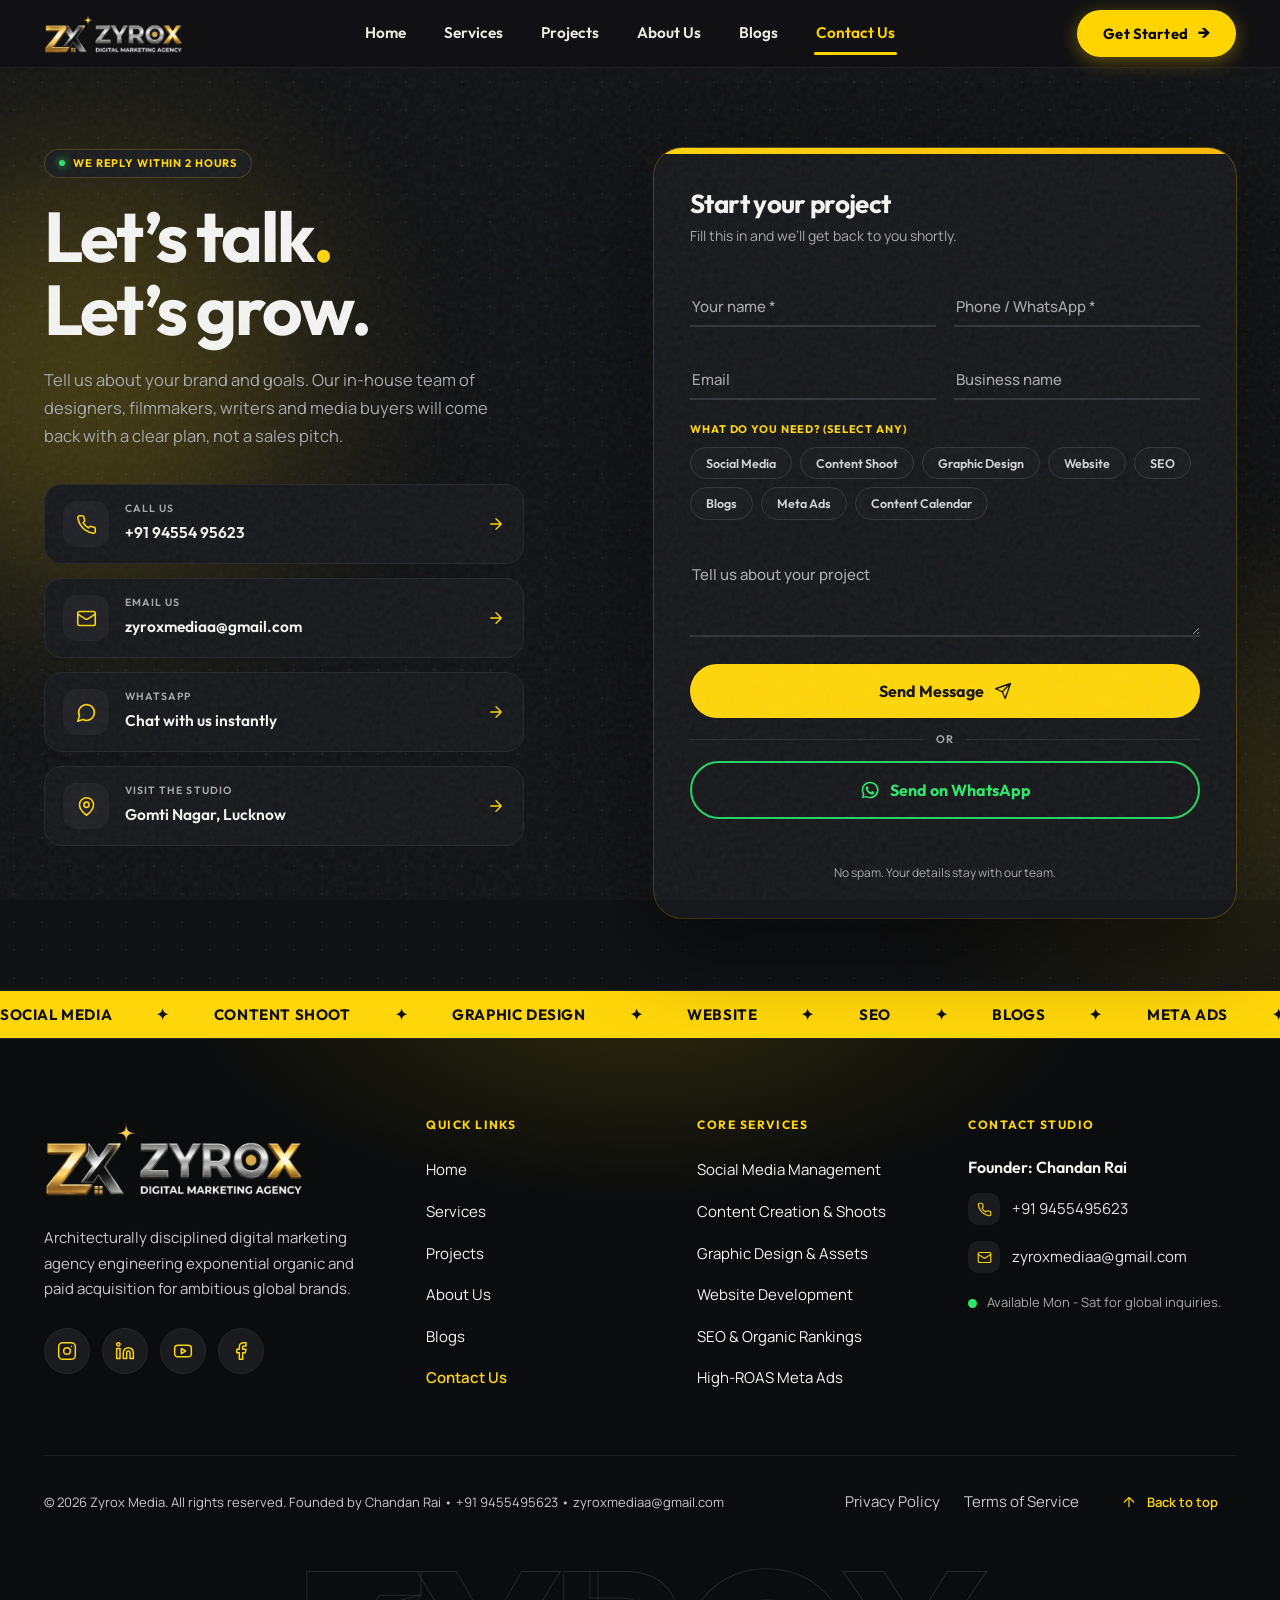
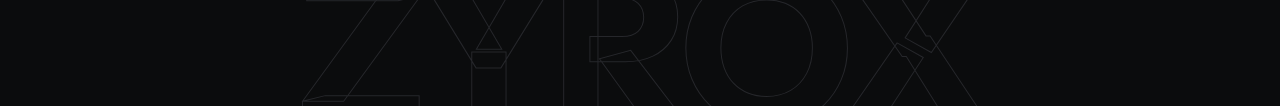
<file: contact/index.html>
<!DOCTYPE html>
<html class="dark" lang="en">

<head>
  <meta http-equiv="Cache-Control" content="no-cache, no-store, must-revalidate">
  <meta http-equiv="Pragma" content="no-cache">
  <meta http-equiv="Expires" content="0">
  <base href="/">
  <meta charset="utf-8">
  <meta content="width=device-width, initial-scale=1.0" name="viewport">
  <title>Contact Zyrox Media | Marketing Agency in Lucknow</title>
  <meta name="description"
    content="Ready to grow? Connect with our marketing agency in Lucknow for a free audit. Located in Gomti Nagar, we build tailored SEO, ads, and web strategies.">

  <!-- Google Fonts: Outfit & Manrope -->
  <link rel="preconnect" href="https://fonts.googleapis.com">
  <link rel="preconnect" href="https://fonts.gstatic.com" crossorigin>
  <link
    href="https://fonts.googleapis.com/css2?family=Manrope:wght@400;500;600;700&family=Outfit:wght@400;500;600;700;800&display=swap"
    rel="stylesheet">

  <!-- Material Symbols Outlined -->
  <link href="https://fonts.googleapis.com/css2?family=Material+Symbols+Outlined:wght,FILL@100..700,0..1&display=swap"
    rel="stylesheet">

  <!-- Global Brand Stylesheet -->
  <link rel="stylesheet" href="css/style.css">

  <style>
    :root {
      --y: #FFD60A;
      --k: #111214;
      --tx: #F4F4F2;
      --mu: #A9A9AD;
    }

    body {
      background-color: var(--k);
      color: var(--tx);
      font-family: 'Manrope', sans-serif;
      overflow-x: hidden;
      padding-top: 68px;
      /* Offset for fixed navbar */
    }

    /* Contact Section Styling */
    .ct-sec {
      --y: #FFD60A;
      --k: #111214;
      --tx: #F4F4F2;
      --mu: #A9A9AD;
      position: relative;
      width: 100%;
      overflow: hidden;
      background: var(--k);
      color: var(--tx);
      font-family: 'Manrope', sans-serif;
      box-sizing: border-box;
      isolation: isolate;
      min-height: calc(100vh - 68px);
    }

    .ct-sec * {
      box-sizing: border-box;
    }

    .ct-sec::before {
      content: "";
      position: absolute;
      inset: 0;
      z-index: -2;
      background: radial-gradient(circle, rgba(255, 255, 255, 0.05) 1px, transparent 1.5px) 0 0/28px 28px;
    }

    .ct-blob {
      position: absolute;
      z-index: -1;
      border-radius: 50%;
      filter: blur(90px);
      background: rgba(255, 214, 10, 0.2);
      animation: ctFloat 12s ease-in-out infinite;
    }

    .ct-blob.a {
      width: 420px;
      height: 420px;
      left: -120px;
      top: 10%;
    }

    .ct-blob.b {
      width: 340px;
      height: 340px;
      right: -80px;
      bottom: 8%;
      animation-delay: -5s;
      background: rgba(255, 214, 10, 0.14);
    }

    .ct-wrap {
      max-width: 1240px;
      margin: 0 auto;
      padding: 80px 24px 72px;
      display: grid;
      grid-template-columns: 1fr 1.05fr;
      gap: 56px;
      align-items: start;
    }

    .ct-badge {
      display: inline-flex;
      align-items: center;
      gap: 8px;
      padding: 8px 14px;
      border-radius: 99px;
      background: #1b1c1f;
      color: var(--y);
      font: 700 11px/1 'Outfit', sans-serif;
      letter-spacing: .08em;
      text-transform: uppercase;
      border: 1px solid rgba(255, 214, 10, 0.2);
    }

    .ct-badge i {
      width: 6px;
      height: 6px;
      border-radius: 50%;
      background: #2ee66b;
      box-shadow: 0 0 8px #2ee66b;
      animation: ctPulse 1.8s infinite;
    }

    .ct-sec h1 {
      font: 700 clamp(42px, 5.5vw, 72px)/1.04 'Outfit', sans-serif;
      letter-spacing: -.03em;
      margin: 22px 0 20px;
      color: var(--tx);
    }

    .ct-sec h1 em {
      font-style: normal;
      color: var(--y);
      display: inline-block;
      animation: ctWave 3s ease-in-out infinite;
      transform-origin: 70% 80%;
    }

    .ct-lead {
      max-width: 480px;
      font-size: 16.5px;
      line-height: 1.7;
      color: var(--mu);
      margin: 0 0 34px;
    }

    .ct-list {
      display: grid;
      gap: 14px;
      max-width: 480px;
    }

    .ct-item {
      display: flex;
      align-items: center;
      gap: 16px;
      padding: 16px 18px;
      border-radius: 18px;
      background: #17181b;
      border: 1px solid #26272b;
      color: var(--tx);
      text-decoration: none;
      transition: transform .3s, border-color .3s, background .3s;
    }

    .ct-item:hover {
      transform: translateX(8px);
      border-color: rgba(255, 214, 10, .55);
      background: #1d1e22;
    }

    .ct-ico {
      flex: none;
      width: 46px;
      height: 46px;
      border-radius: 14px;
      display: grid;
      place-items: center;
      background: #202126;
      color: var(--y);
      font-size: 21px;
      transition: background .3s, color .3s, transform .4s cubic-bezier(.3, 1.6, .5, 1);
    }

    .ct-item:hover .ct-ico {
      background: var(--y);
      color: #141414;
      transform: rotate(-8deg) scale(1.08);
    }

    .ct-ic {
      width: 1em;
      height: 1em;
      fill: none;
      stroke: currentColor;
      stroke-width: 1.8;
      stroke-linecap: round;
      stroke-linejoin: round;
    }

    .ct-item small {
      display: block;
      font: 600 10.5px/1 'Outfit', sans-serif;
      letter-spacing: .1em;
      text-transform: uppercase;
      color: var(--mu);
      margin-bottom: 6px;
    }

    .ct-item b {
      font: 600 15.5px/1.3 'Outfit', sans-serif;
    }

    .ct-item .go {
      margin-left: auto;
      color: var(--y);
      width: 18px;
      height: 18px;
      transition: transform .3s;
    }

    .ct-item:hover .go {
      transform: translateX(4px);
    }

    /* form card */
    .ct-card {
      position: relative;
      background: #17181b;
      color: var(--tx);
      border-radius: 28px;
      padding: 40px 36px 36px;
      box-shadow: 0 30px 80px rgba(0, 0, 0, .5), 0 0 0 1px rgba(255, 214, 10, .3);
      overflow: hidden;
    }

    .ct-card::before {
      content: "";
      position: absolute;
      left: 0;
      top: 0;
      right: 0;
      height: 6px;
      background: linear-gradient(90deg, var(--y), #ffb800, var(--y));
      background-size: 200% 100%;
      animation: ctSlide 4s linear infinite;
    }

    .ct-card h2 {
      font: 700 26px/1.2 'Outfit', sans-serif;
      margin: 0 0 6px;
      color: var(--tx);
    }

    .ct-card .sub {
      margin: 0 0 26px;
      font-size: 14px;
      color: var(--mu);
    }

    .ct-row {
      display: grid;
      grid-template-columns: 1fr 1fr;
      gap: 18px;
    }

    .ct-f {
      position: relative;
      margin-bottom: 20px;
    }

    .ct-card input[type=text],
    .ct-card input[type=email],
    .ct-card input[type=tel],
    .ct-card textarea {
      width: 100%;
      border: 0;
      border-bottom: 2px solid #34353a;
      border-radius: 0;
      background: transparent;
      padding: 22px 2px 8px;
      font: 500 15px 'Manrope', sans-serif;
      color: var(--tx);
      outline: none;
      box-shadow: none;
      transition: border-color .3s;
    }

    .ct-card textarea {
      resize: vertical;
      min-height: 84px;
    }

    .ct-card label.fl {
      position: absolute;
      left: 2px;
      top: 22px;
      font: 500 15px 'Manrope', sans-serif;
      color: var(--mu);
      pointer-events: none;
      transition: all .25s;
    }

    .ct-card input:focus+label.fl,
    .ct-card input:not(:placeholder-shown)+label.fl,
    .ct-card textarea:focus+label.fl,
    .ct-card textarea:not(:placeholder-shown)+label.fl {
      top: 2px;
      font-size: 11px;
      font-weight: 700;
      letter-spacing: .08em;
      text-transform: uppercase;
      color: var(--y);
    }

    .ct-f .ln {
      position: absolute;
      left: 0;
      bottom: 0;
      height: 2px;
      width: 100%;
      background: var(--y);
      transform: scaleX(0);
      transform-origin: left;
      transition: transform .35s;
    }

    .ct-card input:focus~.ln,
    .ct-card textarea:focus~.ln {
      transform: scaleX(1);
    }

    .ct-card input:focus,
    .ct-card textarea:focus {
      border-bottom-color: transparent;
    }

    .ct-lab {
      display: block;
      font: 700 11px/1 'Outfit', sans-serif;
      letter-spacing: .08em;
      text-transform: uppercase;
      margin: 4px 0 12px;
      color: var(--y);
    }

    .ct-chips {
      display: flex;
      flex-wrap: wrap;
      gap: 8px;
      margin-bottom: 22px;
    }

    .ct-chips label {
      cursor: pointer;
    }

    .ct-chips input {
      position: absolute;
      opacity: 0;
      pointer-events: none;
    }

    .ct-chips span {
      display: inline-block;
      padding: 9px 15px;
      border-radius: 99px;
      border: 1.5px solid #34353a;
      font: 600 12.5px/1 'Outfit', sans-serif;
      color: #d3d3d6;
      transition: all .25s;
      background: #1a1b1f;
    }

    .ct-chips label:hover span {
      border-color: var(--y);
      transform: translateY(-2px);
    }

    .ct-chips input:checked+span {
      background: var(--y);
      color: #141414;
      border-color: var(--y);
      transform: scale(1.04);
      box-shadow: 0 4px 14px rgba(255, 214, 10, 0.35);
    }

    .ct-chips input:focus-visible+span {
      outline: 2px solid var(--y);
      outline-offset: 2px;
    }

    .ct-btn {
      position: relative;
      width: 100%;
      display: flex;
      align-items: center;
      justify-content: center;
      gap: 10px;
      padding: 18px 28px;
      border: 0;
      border-radius: 99px;
      background: var(--y);
      color: #141414;
      font: 700 16px/1 'Outfit', sans-serif;
      cursor: pointer;
      overflow: hidden;
      transition: transform .25s, box-shadow .25s;
    }

    .ct-btn::before {
      content: "";
      position: absolute;
      inset: 0;
      background: #ffb800;
      transform: translateY(101%);
      transition: transform .35s cubic-bezier(.2, .7, .2, 1);
    }

    .ct-btn:hover::before {
      transform: none;
    }

    .ct-btn:hover {
      color: #111;
      transform: translateY(-3px);
      box-shadow: 0 14px 30px rgba(255, 214, 10, .35);
    }

    .ct-btn>* {
      position: relative;
    }

    .ct-btn svg {
      width: 18px;
      height: 18px;
      transition: transform .25s;
    }

    .ct-btn:hover svg {
      transform: translateX(5px) rotate(-8deg);
    }

    .ct-btn[disabled] {
      opacity: .7;
      cursor: wait;
    }

    .ct-or {
      display: flex;
      align-items: center;
      gap: 12px;
      margin: 16px 0;
      font: 600 11px/1 'Outfit', sans-serif;
      letter-spacing: .1em;
      text-transform: uppercase;
      color: var(--mu);
    }

    .ct-or::before,
    .ct-or::after {
      content: "";
      flex: 1;
      height: 1px;
      background: #2c2d31;
    }

    .ct-wa {
      width: 100%;
      display: flex;
      align-items: center;
      justify-content: center;
      gap: 10px;
      padding: 17px 28px;
      border: 2px solid #25D366;
      border-radius: 99px;
      background: transparent;
      color: #2ee66b;
      font: 700 16px/1 'Outfit', sans-serif;
      cursor: pointer;
      transition: transform .25s, background .25s, color .25s, box-shadow .25s;
    }

    .ct-wa svg {
      width: 20px;
      height: 20px;
      fill: currentColor;
      transition: transform .3s;
    }

    .ct-wa:hover {
      background: #25D366;
      color: #062b12;
      transform: translateY(-3px);
      box-shadow: 0 14px 30px rgba(37, 211, 102, .35);
    }

    .ct-wa:hover svg {
      transform: scale(1.15) rotate(-8deg);
    }

    .ct-msg {
      margin: 14px 0 0;
      font-size: 13.5px;
      text-align: center;
      min-height: 20px;
      color: #ff6b61;
      font-weight: 600;
    }

    .ct-note {
      margin: 10px 0 0;
      text-align: center;
      font-size: 12px;
      color: var(--mu);
    }

    .ct-card input:-webkit-autofill {
      -webkit-box-shadow: 0 0 0 40px #17181b inset;
      -webkit-text-fill-color: #F4F4F2;
      caret-color: #F4F4F2;
    }

    .ct-hp {
      position: absolute;
      left: -9999px;
      opacity: 0;
    }

    .ct-ok {
      position: absolute;
      inset: 0;
      background: #17181b;
      display: flex;
      flex-direction: column;
      align-items: center;
      justify-content: center;
      text-align: center;
      padding: 30px;
      opacity: 0;
      pointer-events: none;
      transition: opacity .5s;
    }

    .ct-card.sent .ct-ok {
      opacity: 1;
      pointer-events: auto;
    }

    .ct-ok .tick {
      width: 84px;
      height: 84px;
      border-radius: 50%;
      background: var(--y);
      display: grid;
      place-items: center;
      margin-bottom: 20px;
      transform: scale(0);
      box-shadow: 0 0 30px rgba(255, 214, 10, 0.4);
    }

    .ct-card.sent .tick {
      animation: ctPop .7s cubic-bezier(.3, 1.6, .5, 1) .2s forwards;
    }

    .ct-ok .tick svg {
      width: 42px;
      height: 42px;
      fill: none;
      stroke: #111;
      stroke-width: 3.5;
      stroke-linecap: round;
      stroke-linejoin: round;
      stroke-dasharray: 40;
      stroke-dashoffset: 40;
    }

    .ct-card.sent .tick svg {
      animation: ctDraw .6s ease .7s forwards;
    }

    .ct-ok h3 {
      font: 700 26px/1.2 'Outfit', sans-serif;
      margin: 0 0 8px;
      color: var(--tx);
    }

    .ct-ok p {
      margin: 0;
      color: var(--mu);
      font-size: 15px;
      line-height: 1.6;
      max-width: 320px;
    }

    /* marquee */
    .ct-marq {
      border-top: 1px solid #26272b;
      border-bottom: 1px solid #26272b;
      background: var(--y);
      color: #111;
      overflow: hidden;
      white-space: nowrap;
    }

    .ct-track {
      display: inline-flex;
      gap: 44px;
      padding: 16px 0;
      animation: ctMarq 28s linear infinite;
      font: 700 15px/1 'Outfit', sans-serif;
      letter-spacing: .04em;
      text-transform: uppercase;
    }

    .ct-track span::after {
      content: "✦";
      margin-left: 44px;
    }

    .ct-marq:hover .ct-track {
      animation-play-state: paused;
    }

    .ct-in {
      opacity: 0;
      transform: translateY(24px);
      animation: ctIn .8s cubic-bezier(.2, .7, .2, 1) forwards;
      animation-delay: calc(var(--i) * 110ms + 100ms);
    }

    @keyframes ctIn {
      to {
        opacity: 1;
        transform: none;
      }
    }

    @keyframes ctFloat {
      50% {
        transform: translate(40px, -50px);
      }
    }

    @keyframes ctPulse {
      0% {
        box-shadow: 0 0 0 0 rgba(46, 230, 107, .6);
      }

      70% {
        box-shadow: 0 0 0 9px rgba(46, 230, 107, 0);
      }

      100% {
        box-shadow: 0 0 0 0 rgba(46, 230, 107, 0);
      }
    }

    @keyframes ctWave {

      0%,
      60%,
      100% {
        transform: rotate(0);
      }

      10%,
      30% {
        transform: rotate(14deg);
      }

      20%,
      40% {
        transform: rotate(-8deg);
      }

      50% {
        transform: rotate(10deg);
      }
    }

    @keyframes ctSlide {
      to {
        background-position: 200% 0;
      }
    }

    @keyframes ctMarq {
      to {
        transform: translateX(-50%);
      }
    }

    @keyframes ctPop {
      to {
        transform: scale(1);
      }
    }

    @keyframes ctDraw {
      to {
        stroke-dashoffset: 0;
      }
    }

    @media(max-width: 960px) {
      .ct-wrap {
        grid-template-columns: 1fr;
        padding: 64px 20px 56px;
        gap: 40px;
      }
    }

    @media(max-width: 520px) {
      .ct-row {
        grid-template-columns: 1fr;
        gap: 0;
      }

      .ct-card {
        padding: 32px 22px 28px;
      }
    }

    @media(prefers-reduced-motion: reduce) {
      .ct-sec * {
        animation: none !important;
        transition: none !important;
      }

      .ct-in {
        opacity: 1;
        transform: none;
      }

      .ct-ok .tick {
        transform: scale(1);
      }

      .ct-ok .tick svg {
        stroke-dashoffset: 0;
      }
    }
  </style>
</head>

<body class="selection:bg-primary-container selection:text-[#08090B] min-h-screen flex flex-col">

  <!-- Noise Overlay for Cinematic Texture -->
  <div class="noise-overlay" aria-hidden="true"></div>

  <!-- ========================================================================
       01. NAVBAR (Brand Header matching index, services, projects)
       ======================================================================== -->
  <header class="navbar" role="banner">
    <div class="container nav-container">
      <!-- Brand Logo (Zyrox Media logo2) -->
      <a href="/" class="brand-logo" aria-label="Zyrox Media Home">
        <img src="assets/Zyrox logo.png" alt="Zyrox Media - Digital Marketing Agency" class="header-logo-img"
          width="175" height="42">
      </a>

      <!-- Desktop Navigation Links -->
      <nav class="nav-links" aria-label="Main Navigation">
        <a href="/" class="nav-link">Home</a>
        <a href="/services" class="nav-link">Services</a>
        <a href="/projects" class="nav-link">Projects</a>
        <a href="/about" class="nav-link">About Us</a>
        <a href="/blogs" class="nav-link">Blogs</a>
        <a href="/contact" class="nav-link active">Contact Us</a>
      </nav>

      <!-- CTA Button Right -->
      <div class="nav-cta-btn">
        <a href="#ct-card" class="btn-accent nav-btn-get-started" aria-label="Get Started with Zyrox Media">
          <span>Get Started</span>
          <span class="btn-arrow" aria-hidden="true">→</span>
        </a>
      </div>

      <!-- Mobile Hamburger Toggle -->
      <button class="mobile-toggle" aria-label="Toggle navigation menu" aria-expanded="false">
        <span class="hamburger-line"></span>
        <span class="hamburger-line"></span>
        <span class="hamburger-line"></span>
      </button>
    </div>
  </header>

  <!-- Fullscreen Mobile Menu Overlay -->
  <div class="mobile-menu-overlay" aria-hidden="true">
    <nav class="mobile-nav-links" aria-label="Mobile Navigation">
      <a href="/" class="mobile-nav-link">Home</a>
      <a href="/services" class="mobile-nav-link">Services</a>
      <a href="/projects" class="mobile-nav-link">Projects</a>
      <a href="/about" class="mobile-nav-link">About Us</a>
      <a href="/blogs" class="mobile-nav-link">Blogs</a>
      <a href="/contact" class="mobile-nav-link active">Contact Us</a>
    </nav>
    <a href="#ct-card" class="btn-accent nav-btn-get-started"
      style="align-self: flex-start; text-decoration: none; margin-top: 24px;">
      <span>Get Started</span>
      <span class="btn-arrow" aria-hidden="true">→</span>
    </a>
  </div>

  <!-- ========================================================================
       02. CONTACT SECTION (.ct-sec)
       ======================================================================== -->
  <section class="ct-sec" id="contact" aria-label="Contact Zyrox Media">
    <svg width="0" height="0" style="position:absolute" aria-hidden="true">
      <defs>
        <symbol id="c-phone" viewBox="0 0 24 24">
          <path
            d="M22 16.9v3a2 2 0 0 1-2.2 2 19.8 19.8 0 0 1-8.6-3.1 19.5 19.5 0 0 1-6-6A19.8 19.8 0 0 1 2.1 4.2 2 2 0 0 1 4.1 2h3a2 2 0 0 1 2 1.7c.1 1 .4 1.9.7 2.8a2 2 0 0 1-.5 2.1L8.1 9.9a16 16 0 0 0 6 6l1.3-1.3a2 2 0 0 1 2.1-.4c.9.3 1.8.6 2.8.7a2 2 0 0 1 1.7 2z" />
        </symbol>
        <symbol id="c-mail" viewBox="0 0 24 24">
          <rect x="2" y="4" width="20" height="16" rx="2" />
          <path d="m22 7-8.97 5.7a2 2 0 0 1-2.06 0L2 7" />
        </symbol>
        <symbol id="c-chat" viewBox="0 0 24 24">
          <path d="M7.9 20A9 9 0 1 0 4 16.1L2 22Z" />
        </symbol>
        <symbol id="c-pin" viewBox="0 0 24 24">
          <path d="M20 10c0 6-8 12-8 12S4 16 4 10a8 8 0 0 1 16 0z" />
          <circle cx="12" cy="10" r="3" />
        </symbol>
        <symbol id="c-arr" viewBox="0 0 24 24">
          <path d="M5 12h14M12 5l7 7-7 7" />
        </symbol>
        <symbol id="c-send" viewBox="0 0 24 24">
          <path d="m22 2-7 20-4-9-9-4zM22 2 11 13" />
        </symbol>
      </defs>
    </svg>

    <div class="ct-blob a" aria-hidden="true"></div>
    <div class="ct-blob b" aria-hidden="true"></div>

    <div class="ct-wrap">
      <div>
        <span class="ct-badge ct-in" style="--i:0"><i></i>We reply within 2 hours</span>
        <h1 class="ct-in" style="--i:1">Let’s talk<em>.</em><br>Let’s grow.</h1>
        <p class="ct-lead ct-in" style="--i:2">Tell us about your brand and goals. Our in-house team of designers,
          filmmakers, writers and media buyers will come back with a clear plan, not a sales pitch.</p>

        <div class="ct-list ct-in" style="--i:3">
          <a class="ct-item" href="tel:+919455495623">
            <span class="ct-ico"><svg class="ct-ic">
                <use href="#c-phone" />
              </svg></span>
            <span><small>Call us</small><b>+91 94554 95623</b></span>
            <svg class="ct-ic go">
              <use href="#c-arr" />
            </svg>
          </a>
          <a class="ct-item" href="mailto:zyroxmediaa@gmail.com">
            <span class="ct-ico"><svg class="ct-ic">
                <use href="#c-mail" />
              </svg></span>
            <span><small>Email us</small><b>zyroxmediaa@gmail.com</b></span>
            <svg class="ct-ic go">
              <use href="#c-arr" />
            </svg>
          </a>
          <a class="ct-item" href="https://wa.me/919455495623" target="_blank" rel="noopener">
            <span class="ct-ico"><svg class="ct-ic">
                <use href="#c-chat" />
              </svg></span>
            <span><small>WhatsApp</small><b>Chat with us instantly</b></span>
            <svg class="ct-ic go">
              <use href="#c-arr" />
            </svg>
          </a>
          <a class="ct-item" href="https://maps.google.com/?q=Gomti+Nagar,+Lucknow" target="_blank" rel="noopener">
            <span class="ct-ico"><svg class="ct-ic">
                <use href="#c-pin" />
              </svg></span>
            <span><small>Visit the studio</small><b>Gomti Nagar, Lucknow</b></span>
            <svg class="ct-ic go">
              <use href="#c-arr" />
            </svg>
          </a>
        </div>
      </div>

      <div class="ct-card ct-in" style="--i:2" id="ct-card">
        <h2>Start your project</h2>
        <p class="sub">Fill this in and we’ll get back to you shortly.</p>

        <form id="ct-form" novalidate>
          <input type="hidden" name="access_key" value="b0fb4fda-6623-46cb-90aa-7de140dc3e5f">
          <input type="hidden" name="subject" value="New enquiry from Zyrox Media website">
          <input type="hidden" name="from_name" value="Zyrox Media Website">
          <input type="checkbox" name="botcheck" class="ct-hp" tabindex="-1" autocomplete="off">

          <div class="ct-row">
            <div class="ct-f">
              <input type="text" id="ct-name" name="name" placeholder=" " required autocomplete="name">
              <label class="fl" for="ct-name">Your name *</label>
              <span class="ln"></span>
            </div>
            <div class="ct-f">
              <input type="tel" id="ct-phone" name="phone" placeholder=" " required autocomplete="tel">
              <label class="fl" for="ct-phone">Phone / WhatsApp *</label>
              <span class="ln"></span>
            </div>
          </div>

          <div class="ct-row">
            <div class="ct-f">
              <input type="email" id="ct-email" name="email" placeholder=" " autocomplete="email">
              <label class="fl" for="ct-email">Email</label>
              <span class="ln"></span>
            </div>
            <div class="ct-f">
              <input type="text" id="ct-biz" name="business" placeholder=" " autocomplete="organization">
              <label class="fl" for="ct-biz">Business name</label>
              <span class="ln"></span>
            </div>
          </div>

          <span class="ct-lab">What do you need? (select any)</span>
          <div class="ct-chips" id="ct-services">
            <label><input type="checkbox" value="Social Media Management"><span>Social Media</span></label>
            <label><input type="checkbox" value="Content Shoot & Editing"><span>Content Shoot</span></label>
            <label><input type="checkbox" value="Graphic Design"><span>Graphic Design</span></label>
            <label><input type="checkbox" value="Website Design & Development"><span>Website</span></label>
            <label><input type="checkbox" value="SEO"><span>SEO</span></label>
            <label><input type="checkbox" value="Blogs"><span>Blogs</span></label>
            <label><input type="checkbox" value="Meta Ads"><span>Meta Ads</span></label>
            <label><input type="checkbox" value="Content Calendar & Tracking"><span>Content Calendar</span></label>
          </div>

          <div class="ct-f">
            <textarea id="ct-msg" name="message" placeholder=" " rows="3"></textarea>
            <label class="fl" for="ct-msg">Tell us about your project</label>
            <span class="ln"></span>
          </div>

          <button type="submit" class="ct-btn" id="ct-btn">
            <span style="display:flex;align-items:center;gap:10px">
              <span id="ct-bt">Send Message</span>
              <svg class="ct-ic">
                <use href="#c-send" />
              </svg>
            </span>
          </button>

          <div class="ct-or">or</div>

          <button type="button" class="ct-wa" id="ct-wa">
            <svg viewBox="0 0 24 24">
              <path
                d="M12 2a10 10 0 0 0-8.6 15L2 22l5.2-1.4A10 10 0 1 0 12 2zm0 18.2c-1.5 0-2.9-.4-4.1-1.1l-.3-.2-3 .8.8-2.9-.2-.3A8.2 8.2 0 1 1 12 20.2zm4.5-6.1c-.2-.1-1.5-.7-1.7-.8-.2-.1-.4-.1-.6.1l-.8 1c-.1.2-.3.2-.5.1a6.700 6.700 0 0 1-3.300-2.900c-.2-.4.2-.4.700-1.300.1-.2 0-.3 0-.5l-.8-1.800c-.2-.5-.4-.4-.6-.4h-.5c-.2 0-.5.1-.7.300-.2.300-.9.900-.9 2.200s.9 2.500 1 2.700c.1.200 1.800 2.800 4.400 3.900 1.600.7 2.300.8 3.100.7.500-.1 1.500-.6 1.700-1.200.2-.6.2-1.100.2-1.200-.1-.1-.3-.2-.5-.3z" />
            </svg>
            <span>Send on WhatsApp</span>
          </button>

          <p class="ct-msg" id="ct-err" role="alert"></p>
          <p class="ct-note">No spam. Your details stay with our team.</p>
        </form>

        <div class="ct-ok" aria-live="polite">
          <div class="tick">
            <svg viewBox="0 0 24 24">
              <path d="m5 12.5 4.5 4.5L19 7.5" />
            </svg>
          </div>
          <h3>Message sent!</h3>
          <p>Thank you for reaching out. Our team will contact you within 2 hours.</p>
        </div>
      </div>
    </div>

    <!-- Ticker Marquee -->
    <div class="ct-marq" aria-hidden="true">
      <div class="ct-track">
        <span>Social Media</span><span>Content Shoot</span><span>Graphic
          Design</span><span>Website</span><span>SEO</span><span>Blogs</span><span>Meta Ads</span><span>Content
          Calendar</span>
        <span>Social Media</span><span>Content Shoot</span><span>Graphic
          Design</span><span>Website</span><span>SEO</span><span>Blogs</span><span>Meta Ads</span><span>Content
          Calendar</span>
      </div>
    </div>
  </section>

  <!-- ========================================================================
       03. FOOTER (Matching Zyrox Media Brand Footer Component)
       ======================================================================== -->
  <footer class="ft" id="sd-footer">
    <svg width="0" height="0" style="position:absolute" aria-hidden="true">
      <defs>
        <symbol id="ft-ig" viewBox="0 0 24 24">
          <rect x="2" y="2" width="20" height="20" rx="5" />
          <circle cx="12" cy="12" r="4" />
          <path d="M17.500 6.500h.01" />
        </symbol>
        <symbol id="ft-in" viewBox="0 0 24 24">
          <path d="M16 8a6 6 0 0 1 6 6v7h-4v-7a2 2 0 0 0-4 0v7h-4v-7a6 6 0 0 1 6-6z" />
          <rect x="2" y="9" width="4" height="12" />
          <circle cx="4" cy="4" r="2" />
        </symbol>
        <symbol id="ft-yt" viewBox="0 0 24 24">
          <rect x="2" y="5" width="20" height="14" rx="4" />
          <path d="m10 9 5 3-5 3z" />
        </symbol>
        <symbol id="ft-fb" viewBox="0 0 24 24">
          <path d="M18 2h-3a5 5 0 0 0-5 5v3H7v4h3v8h4v-8h3l1-4h-4V7a1 1 0 0 1 1-1h3z" />
        </symbol>
        <symbol id="ft-ph" viewBox="0 0 24 24">
          <path
            d="M22 16.900v3a2 2 0 0 1-2.200 2 19.800 19.800 0 0 1-8.600-3.100 19.500 19.500 0 0 1-6-6A19.800 19.800 0 0 1 2.100 4.200 2 2 0 0 1 4.100 2h3a2 2 0 0 1 2 1.700c.1 1 .4 1.900.7 2.800a2 2 0 0 1-.5 2.100L8.100 9.900a16 16 0 0 0 6 6l1.300-1.300a2 2 0 0 1 2.100-.4c.9.3 1.800.6 2.800.7a2 2 0 0 1 1.700 2z" />
        </symbol>
        <symbol id="ft-ml" viewBox="0 0 24 24">
          <rect x="2" y="4" width="20" height="16" rx="2" />
          <path d="m22 7-8.970 5.700a2 2 0 0 1-2.060 0L2 7" />
        </symbol>
        <symbol id="ft-up" viewBox="0 0 24 24">
          <path d="M12 19V5M5 12l7-7 7 7" />
        </symbol>
      </defs>
    </svg>

    <div class="ft-wrap">
      <div class="ft-grid">
        <div class="ft-rv">
          <a class="ft-logo" href="/" aria-label="Zyrox Media home">
            <img src="assets/Zyrox logo.png" alt="Zyrox Media - Digital Marketing Agency" width="260" height="75">
          </a>
          <p class="ft-about">Architecturally disciplined digital marketing agency engineering exponential organic and
            paid acquisition for ambitious global brands.</p>
          <div class="ft-soc">
            <a href="https://www.instagram.com/zyroxmediaad?obrf=NTVvMjM5dWs4bTN5&amp;utm_source=qr" target="_blank" rel="noopener noreferrer" aria-label="Instagram"><svg class="ft-ic"><use href="#ft-ig" /></svg></a>
            <a href="https://www.linkedin.com/groups/40993074" target="_blank" rel="noopener noreferrer" aria-label="LinkedIn"><svg class="ft-ic"><use href="#ft-in" /></svg></a>
            <a href="https://www.youtube.com/@ZyroxMedia-s3m" target="_blank" rel="noopener noreferrer" aria-label="YouTube"><svg class="ft-ic"><use href="#ft-yt" /></svg></a>
            <a href="https://www.facebook.com/share/1Dh3682e8E/?mibextid=wwXIfr" target="_blank" rel="noopener noreferrer" aria-label="Facebook"><svg class="ft-ic"><use href="#ft-fb" /></svg></a>
          </div>
        </div>

        <div class="ft-rv" style="--i:1">
          <h4>Quick Links</h4>
          <ul>
            <li><a class="ft-lk" href="/">Home</a></li>
            <li><a class="ft-lk" href="/services">Services</a></li>
            <li><a class="ft-lk" href="/projects">Projects</a></li>
            <li><a class="ft-lk" href="/about">About Us</a></li>
            <li><a class="ft-lk" href="/blogs">Blogs</a></li>
            <li><a class="ft-lk cur" href="/contact">Contact Us</a></li>
          </ul>
        </div>

        <div class="ft-rv" style="--i:2">
          <h4>Core Services</h4>
          <ul>
            <li><a class="ft-lk" href="/services#services">Social Media Management</a></li>
            <li><a class="ft-lk" href="/services#services">Content Creation &amp; Shoots</a></li>
            <li><a class="ft-lk" href="/services#services">Graphic Design &amp; Assets</a></li>
            <li><a class="ft-lk" href="/services#services">Website Development</a></li>
            <li><a class="ft-lk" href="/services#services">SEO &amp; Organic Rankings</a></li>
            <li><a class="ft-lk" href="/services#services">High-ROAS Meta Ads</a></li>
          </ul>
        </div>

        <div class="ft-rv" style="--i:3">
          <h4>Contact Studio</h4>
          <div class="ft-ct">
            <strong>Founder: Chandan Rai</strong>
            <a href="tel:+919455495623"><b><svg class="ft-ic">
                  <use href="#ft-ph" />
                </svg></b>+91 9455495623</a>
            <a href="mailto:zyroxmediaa@gmail.com"><b><svg class="ft-ic">
                  <use href="#ft-ml" />
                </svg></b>zyroxmediaa@gmail.com</a>
            <div class="ft-av"><i></i>Available Mon - Sat for global inquiries.</div>
          </div>
        </div>
      </div>

      <div class="ft-bot ft-rv">
        <span>© <span id="ft-yr">2026</span> Zyrox Media. All rights reserved. Founded by Chandan Rai • +91 9455495623 •
          zyroxmediaa@gmail.com</span>
        <nav>
          <a class="ft-lk" href="/">Privacy Policy</a>
          <a class="ft-lk" href="/">Terms of Service</a>
          <button class="ft-top" type="button" id="ft-top"
            style="border:0;font-family:inherit;background:none;cursor:pointer;"><svg class="ft-ic">
              <use href="#ft-up" />
            </svg>Back to top</button>
        </nav>
      </div>
      <div class="ft-big" aria-hidden="true">ZYROX</div>
    </div>
  </footer>

  <!-- ========================================================================
       PAGE INTERACTIVE JAVASCRIPT
       ======================================================================== -->
  <script>
    document.addEventListener('DOMContentLoaded', () => {
      // 1. Mobile Menu Toggle
      const mobileToggle = document.querySelector('.mobile-toggle');
      const mobileOverlay = document.querySelector('.mobile-menu-overlay');
      if (mobileToggle && mobileOverlay) {
        mobileToggle.addEventListener('click', () => {
          const isOpen = mobileToggle.classList.toggle('active');
          mobileOverlay.classList.toggle('open');
          mobileToggle.setAttribute('aria-expanded', isOpen);
          mobileOverlay.setAttribute('aria-hidden', !isOpen);
        });

        document.querySelectorAll('.mobile-nav-link').forEach(link => {
          link.addEventListener('click', () => {
            mobileToggle.classList.remove('active');
            mobileOverlay.classList.remove('open');
            mobileToggle.setAttribute('aria-expanded', 'false');
            mobileOverlay.setAttribute('aria-hidden', 'true');
          });
        });
      }

      // 2. Footer Back to top and Year
      const ftYr = document.getElementById('ft-yr');
      if (ftYr) ftYr.textContent = new Date().getFullYear();

      const topBtn = document.getElementById('ft-top');
      if (topBtn) {
        topBtn.addEventListener('click', () => {
          window.scrollTo({ top: 0, behavior: 'smooth' });
        });
      }

      // 3. Footer scroll reveal
      const footer = document.getElementById('sd-footer');
      if (footer) {
        if ('IntersectionObserver' in window) {
          new IntersectionObserver((entries, observer) => {
            if (entries[0].isIntersecting) {
              footer.classList.add('on');
              observer.disconnect();
            }
          }, { threshold: 0.1 }).observe(footer);
        } else {
          footer.classList.add('on');
        }
      }

      // 4. Contact Form & WhatsApp Logic
      const f = document.getElementById('ct-form');
      if (!f) return;
      const btn = document.getElementById('ct-btn');
      const bt = document.getElementById('ct-bt');
      const err = document.getElementById('ct-err');
      const card = document.getElementById('ct-card');
      const wa = document.getElementById('ct-wa');

      if (wa) {
        wa.addEventListener('click', function () {
          err.textContent = '';
          const name = f.name.value.trim();
          const phone = f.phone.value.trim();
          if (!name || !phone) {
            err.textContent = 'Please enter your name and phone number.';
            return;
          }
          const sv = [].map.call(document.querySelectorAll('#ct-services input:checked'), function (i) {
            return i.value;
          }).join(', ');

          const t = 'Hi Zyrox Media, I would like to enquire about your services.\n\n' +
            'Name: ' + name + '\nPhone: ' + phone +
            (f.email.value.trim() ? '\nEmail: ' + f.email.value.trim() : '') +
            (f.business.value.trim() ? '\nBusiness: ' + f.business.value.trim() : '') +
            (sv ? '\nServices: ' + sv : '') +
            (f.message.value.trim() ? '\nMessage: ' + f.message.value.trim() : '');

          window.open('https://wa.me/919455495623?text=' + encodeURIComponent(t), '_blank', 'noopener');
        });
      }

      f.addEventListener('submit', function (e) {
        e.preventDefault();
        err.textContent = '';
        const name = f.name.value.trim();
        const phone = f.phone.value.trim();
        const email = f.email.value.trim();

        if (!name || !phone) {
          err.textContent = 'Please enter your name and phone number.';
          return;
        }
        if (email && !/^\S+@\S+\.\S+$/.test(email)) {
          err.textContent = 'Please enter a valid email address.';
          return;
        }
        if (f.botcheck && f.botcheck.checked) return;

        const sv = [].map.call(document.querySelectorAll('#ct-services input:checked'), function (i) {
          return i.value;
        }).join(', ');

        const data = {
          access_key: f.access_key.value,
          subject: f.subject.value,
          from_name: f.from_name.value,
          name: name,
          phone: phone,
          email: email || 'Not provided',
          business: f.business.value.trim() || 'Not provided',
          services: sv || 'Not selected',
          message: f.message.value.trim() || 'Not provided'
        };

        if (email) data.replyto = email;

        btn.disabled = true;
        bt.textContent = 'Sending...';

        fetch('https://api.web3forms.com/submit', {
          method: 'POST',
          headers: { 'Content-Type': 'application/json', Accept: 'application/json' },
          body: JSON.stringify(data)
        })
          .then(function (r) { return r.json(); })
          .then(function (j) {
            if (j.success) {
              card.classList.add('sent');
              f.reset();
            } else {
              err.textContent = 'Something went wrong. Please try again or WhatsApp us.';
            }
          })
          .catch(function () {
            err.textContent = 'Network error. Please try again or WhatsApp us.';
          })
          .finally(function () {
            btn.disabled = false;
            bt.textContent = 'Send Message';
          });
      });
    });
  </script>
</body>

</html>
</file>
